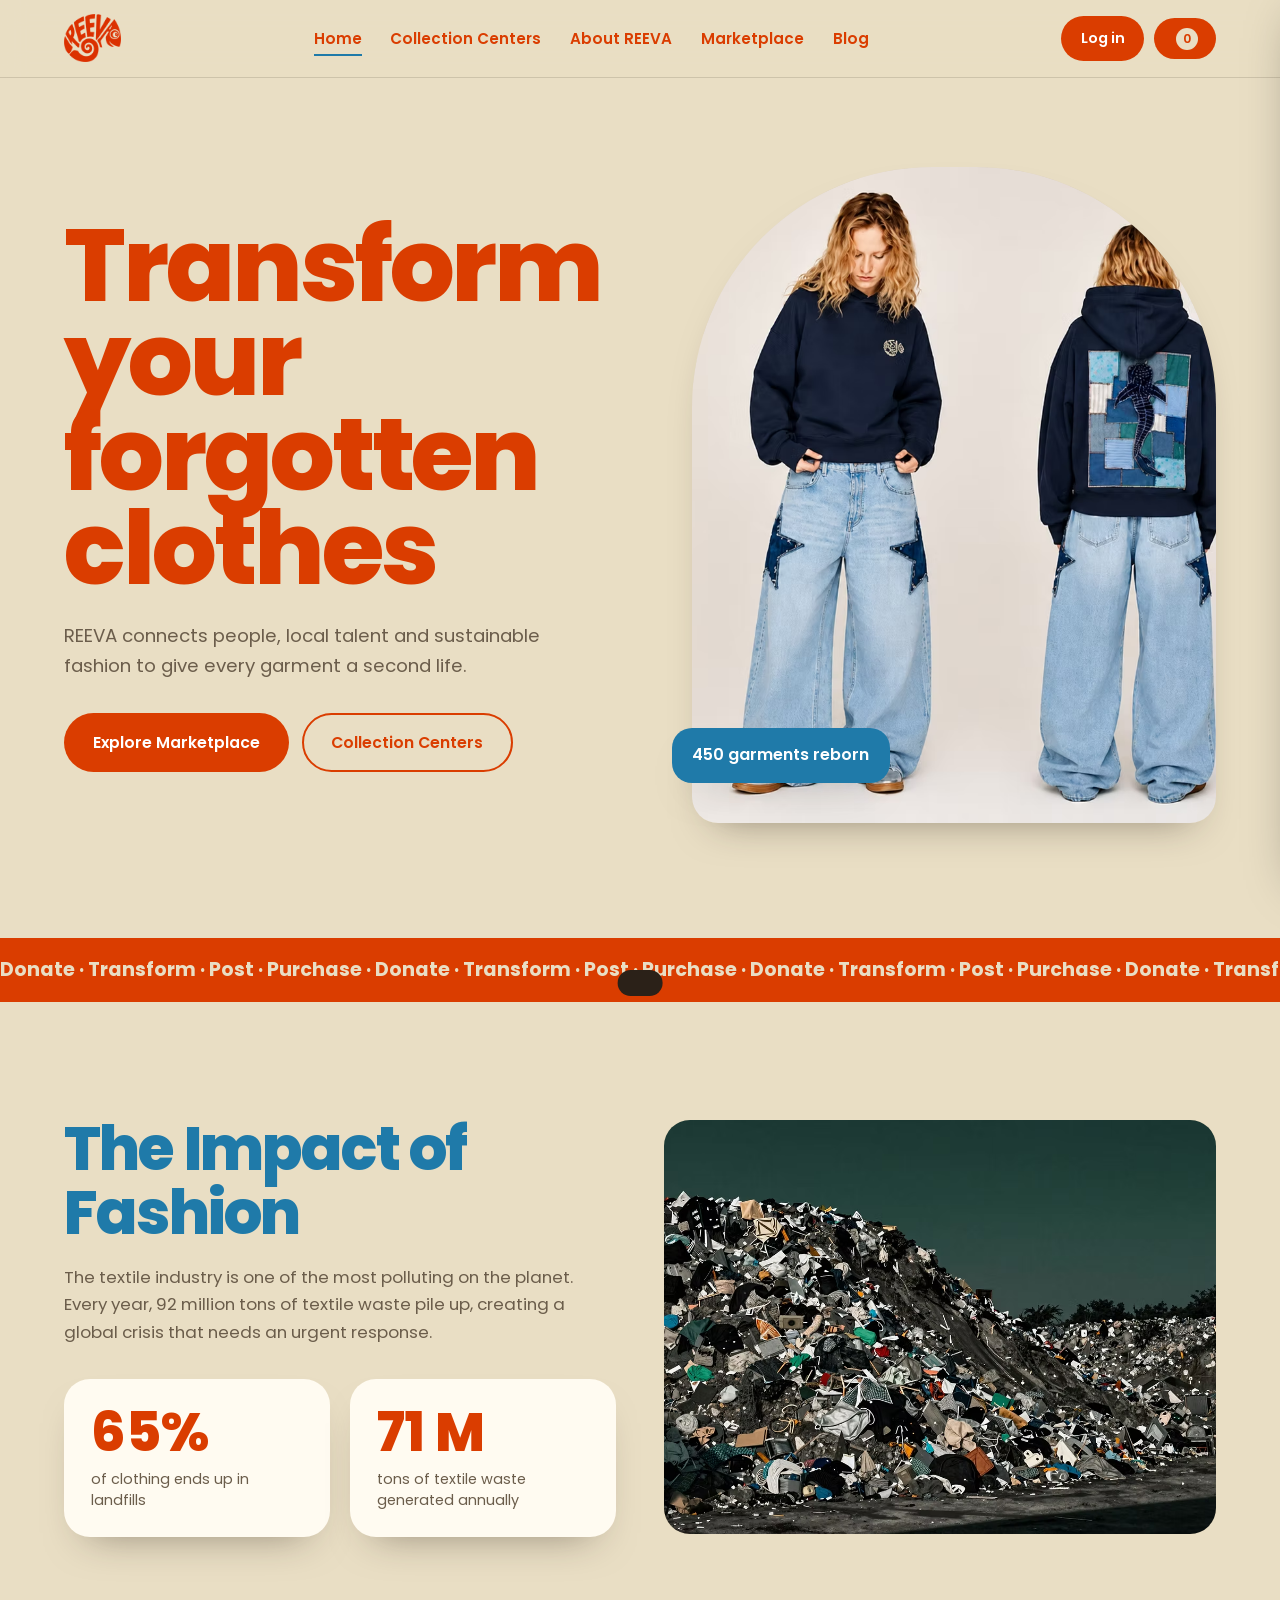
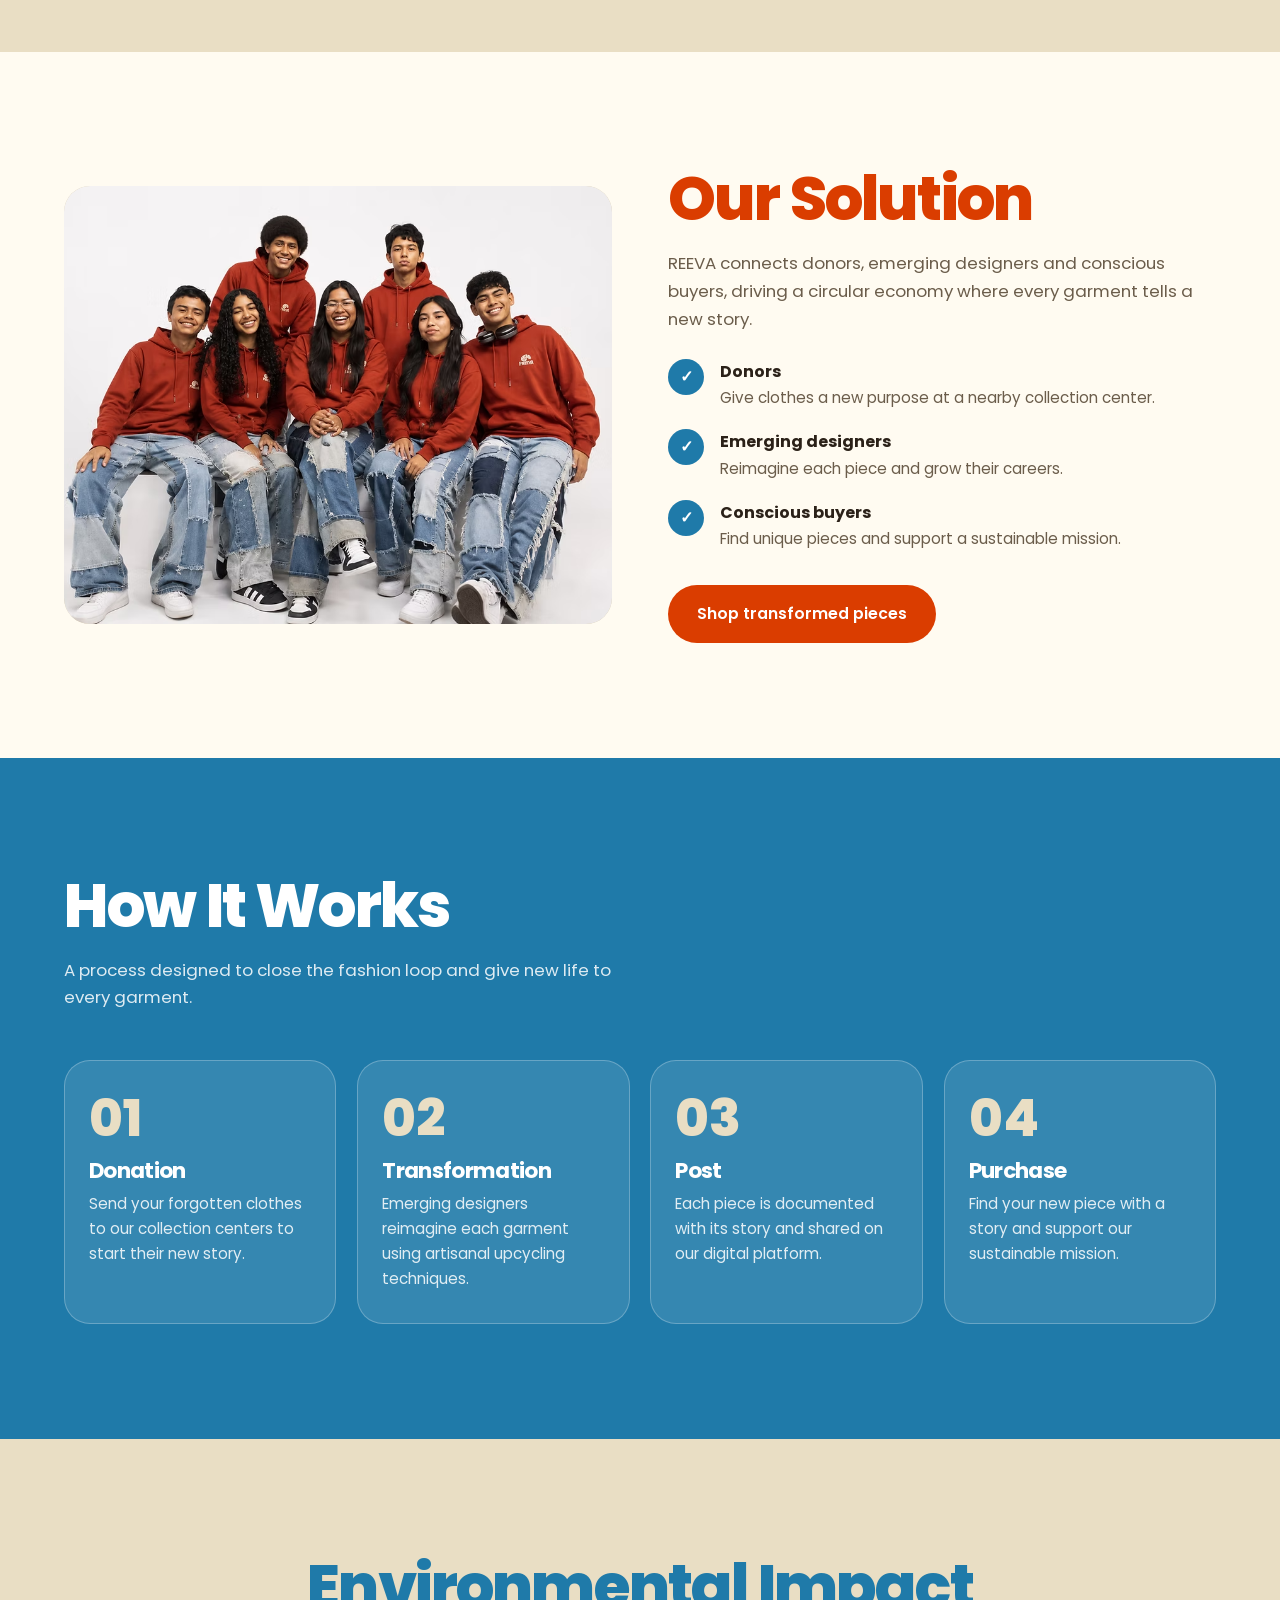
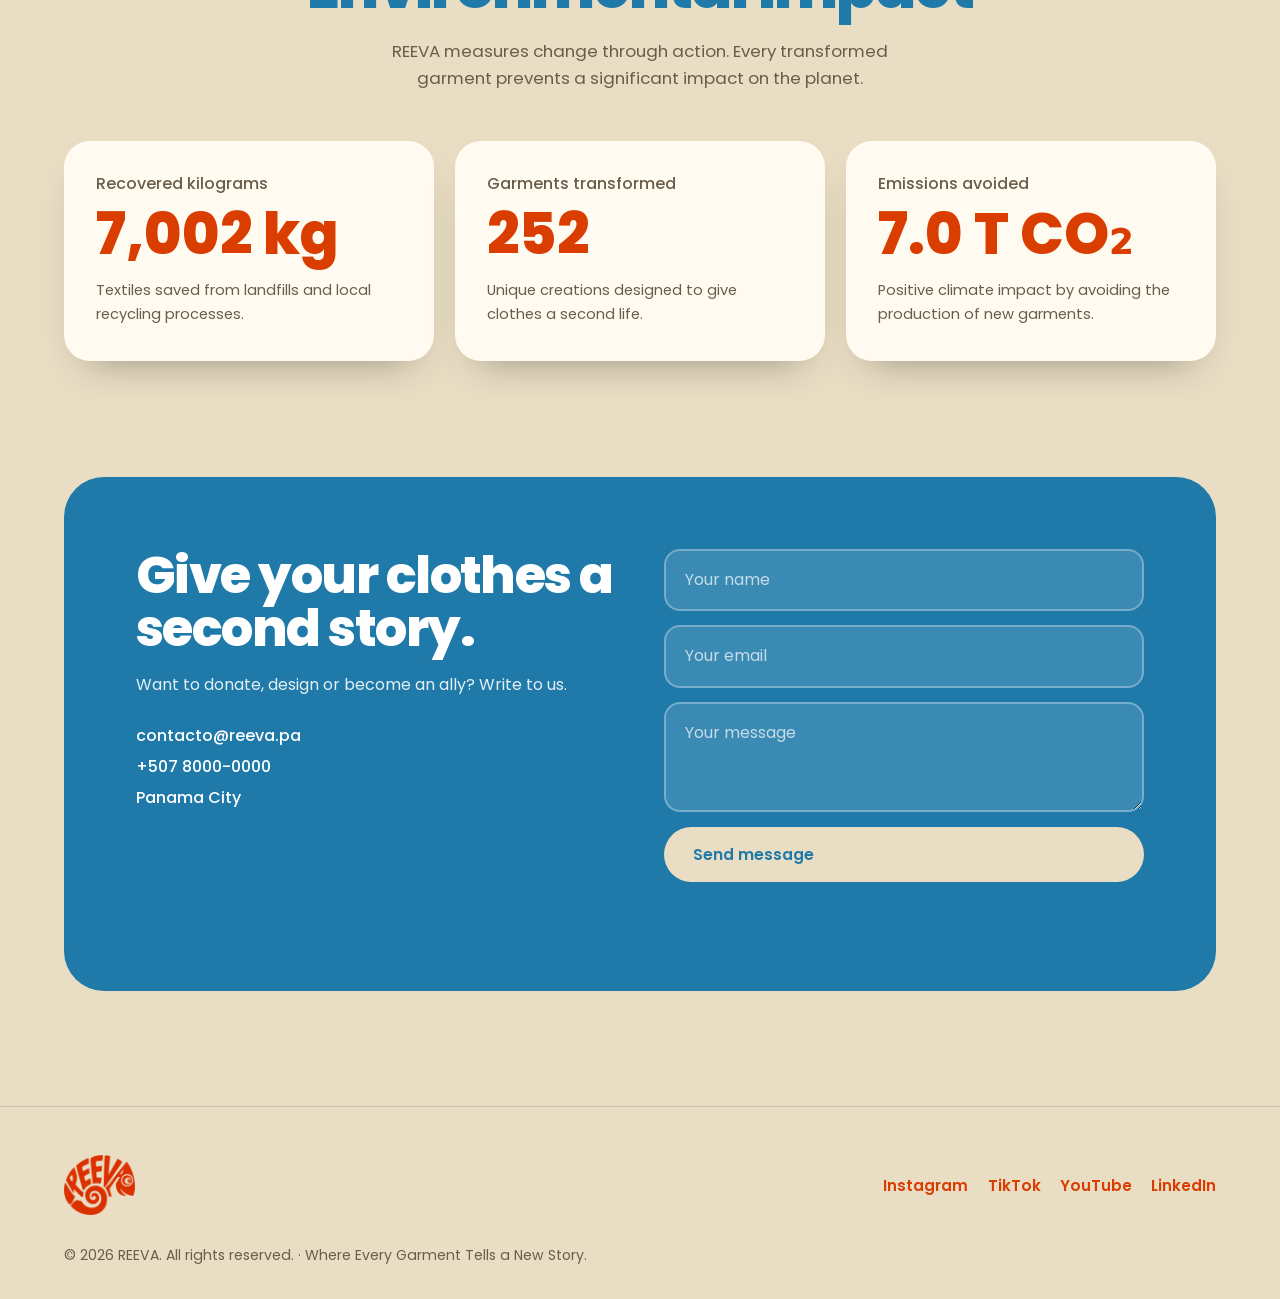
<file: Eric Alvarado REEVA/index.html>
<!DOCTYPE html>
<html lang="en">
<head>
<meta charset="UTF-8">
<meta name="viewport" content="width=device-width,initial-scale=1.0">
<title>REEVA — Where Every Garment Tells a New Story</title>
<meta name="description" content="REEVA connects people, local talent and sustainable fashion to give every garment a second life.">
<link rel="icon" href="img/reeva-logo.png">
<link rel="preconnect" href="https://fonts.googleapis.com">
<link rel="preconnect" href="https://fonts.gstatic.com" crossorigin>
<link href="https://fonts.googleapis.com/css2?family=Poppins:wght@300;400;500;600;700;800&display=swap" rel="stylesheet">
<link rel="stylesheet" href="css/global.css">
<link rel="stylesheet" href="css/navbar.css">
<link rel="stylesheet" href="css/footer.css">
<link rel="stylesheet" href="css/home.css">
<link rel="stylesheet" href="css/contact.css">
<link rel="stylesheet" href="css/cart.css">
</head>

<body data-page="home" data-root="">

<!-- NAVBAR (component) -->
<div data-component="navbar"></div>

<main>

<!-- ==================== SECTION: HERO ==================== -->
<section class="hero">
  <div class="container hero-grid">
    <div>
      <h1>Transform your forgotten clothes</h1>
      <p>REEVA connects people, local talent and sustainable fashion to give every garment a second life.</p>
      <div class="hero-actions">
        <a class="btn btn-red" href="marketplace/index.html">Explore Marketplace</a>
        <a class="btn btn-outline" href="collection-centers/index.html">Collection Centers</a>
      </div>
    </div>
    <div class="hero-visual">
      <!-- REPLACE: put your image at img/hero.avif -->
      <figure class="ph" data-label="HERO IMAGE · img/hero.avif"><img src="img/hero.avif" alt="Garment transformed by REEVA" onerror="this.remove()"></figure>
      <div class="badge">450 garments reborn</div>
    </div>
  </div>
</section>
<!-- ==================== END SECTION: HERO ==================== -->

<!-- ==================== SECTION: MARQUEE ==================== -->
<div class="marquee" aria-hidden="true">
  <div class="marquee-track">Donate · Transform · Post · Purchase · Donate · Transform · Post · Purchase · Donate · Transform · Post · Purchase · Donate · Transform · Post · Purchase ·&nbsp;</div>
</div>
<!-- ==================== END SECTION: MARQUEE ==================== -->

<!-- ==================== SECTION: FASHION IMPACT ==================== -->
<section class="fashion-impact">
  <div class="container fashion-impact-grid">
    <div class="reveal">
      <h2 class="title">The Impact of Fashion</h2>
      <p class="sub">The textile industry is one of the most polluting on the planet. Every year, 92 million tons of textile waste pile up, creating a global crisis that needs an urgent response.</p>
      <div class="stat-row">
        <div class="card"><div class="big" data-count="85" data-suffix="%">0</div><small>of clothing ends up in landfills</small></div>
        <div class="card"><div class="big" data-count="92" data-suffix=" M">0</div><small>tons of textile waste generated annually</small></div>
      </div>
    </div>
    <!-- REPLACE: img/impact.avif -->
    <figure class="ph fashion-impact-image reveal d2" data-label="IMPACT IMAGE · img/impact.avif"><img src="img/impact.avif" alt="Textile waste" onerror="this.remove()"></figure>
  </div>
</section>
<!-- ==================== END SECTION: FASHION IMPACT ==================== -->

<!-- ==================== SECTION: SOLUTION ==================== -->
<section class="solution">
  <div class="container solution-grid">
    <!-- REPLACE: img/team.avif -->
    <figure class="ph solution-image reveal" data-label="TEAM IMAGE · img/team.avif"><img src="img/team.avif" alt="REEVA team" onerror="this.remove()"></figure>
    <div class="reveal d2">
      <h2 class="title">Our Solution</h2>
      <p class="sub">REEVA connects donors, emerging designers and conscious buyers, driving a circular economy where every garment tells a new story.</p>
      <ul>
        <li><i>✓</i><div><b>Donors</b><span>Give clothes a new purpose at a nearby collection center.</span></div></li>
        <li><i>✓</i><div><b>Emerging designers</b><span>Reimagine each piece and grow their careers.</span></div></li>
        <li><i>✓</i><div><b>Conscious buyers</b><span>Find unique pieces and support a sustainable mission.</span></div></li>
      </ul>
      <a class="btn btn-red" href="marketplace/index.html">Shop transformed pieces</a>
    </div>
  </div>
</section>
<!-- ==================== END SECTION: SOLUTION ==================== -->

<!-- ==================== SECTION: HOW IT WORKS ==================== -->
<section class="how">
  <div class="container">
    <div class="reveal">
      <h2 class="title">How It Works</h2>
      <p class="sub">A process designed to close the fashion loop and give new life to every garment.</p>
    </div>
    <div class="steps-grid">
      <div class="step reveal"><div class="step-number">01</div><h3>Donation</h3><p>Send your forgotten clothes to our collection centers to start their new story.</p></div>
      <div class="step reveal d1"><div class="step-number">02</div><h3>Transformation</h3><p>Emerging designers reimagine each garment using artisanal upcycling techniques.</p></div>
      <div class="step reveal d2"><div class="step-number">03</div><h3>Post</h3><p>Each piece is documented with its story and shared on our digital platform.</p></div>
      <div class="step reveal d3"><div class="step-number">04</div><h3>Purchase</h3><p>Find your new piece with a story and support our sustainable mission.</p></div>
    </div>
  </div>
</section>
<!-- ==================== END SECTION: HOW IT WORKS ==================== -->

<!-- ==================== SECTION: ENVIRONMENTAL IMPACT ==================== -->
<section class="environmental-impact">
  <div class="container center">
    <div class="reveal">
      <h2 class="title">Environmental Impact</h2>
      <p class="sub">REEVA measures change through action. Every transformed garment prevents a significant impact on the planet.</p>
    </div>
    <div class="impact-grid">
      <div class="card reveal"><h3>Recovered kilograms</h3><div class="big" data-count="12500" data-suffix=" kg">0</div><p>Textiles saved from landfills and local recycling processes.</p></div>
      <div class="card reveal d1"><h3>Garments transformed</h3><div class="big" data-count="450" data-suffix="">0</div><p>Unique creations designed to give clothes a second life.</p></div>
      <div class="card reveal d2"><h3>Emissions avoided</h3><div class="big" data-count="12.5" data-dec="1" data-suffix=" T CO₂">0</div><p>Positive climate impact by avoiding the production of new garments.</p></div>
    </div>
  </div>
</section>
<!-- ==================== END SECTION: ENVIRONMENTAL IMPACT ==================== -->

<!-- CONTACT SECTION (component, shared by every page) -->
<div data-component="contact-section"></div>
</main>

<!-- FOOTER (component) -->
<div data-component="footer"></div>

<!-- CART DRAWER (component) -->
<div data-component="cart-drawer"></div>

<!-- TOAST (component) -->
<div data-component="toast"></div>

<script defer src="js/components.js"></script>
<script defer src="js/router.js"></script>
<script defer src="js/navbar.js"></script>
<script defer src="js/animations.js"></script>
<script defer src="js/counters.js"></script>
<script defer src="js/cart.js"></script>
<script defer src="js/contact.js"></script>
</body>
</html>
</file>
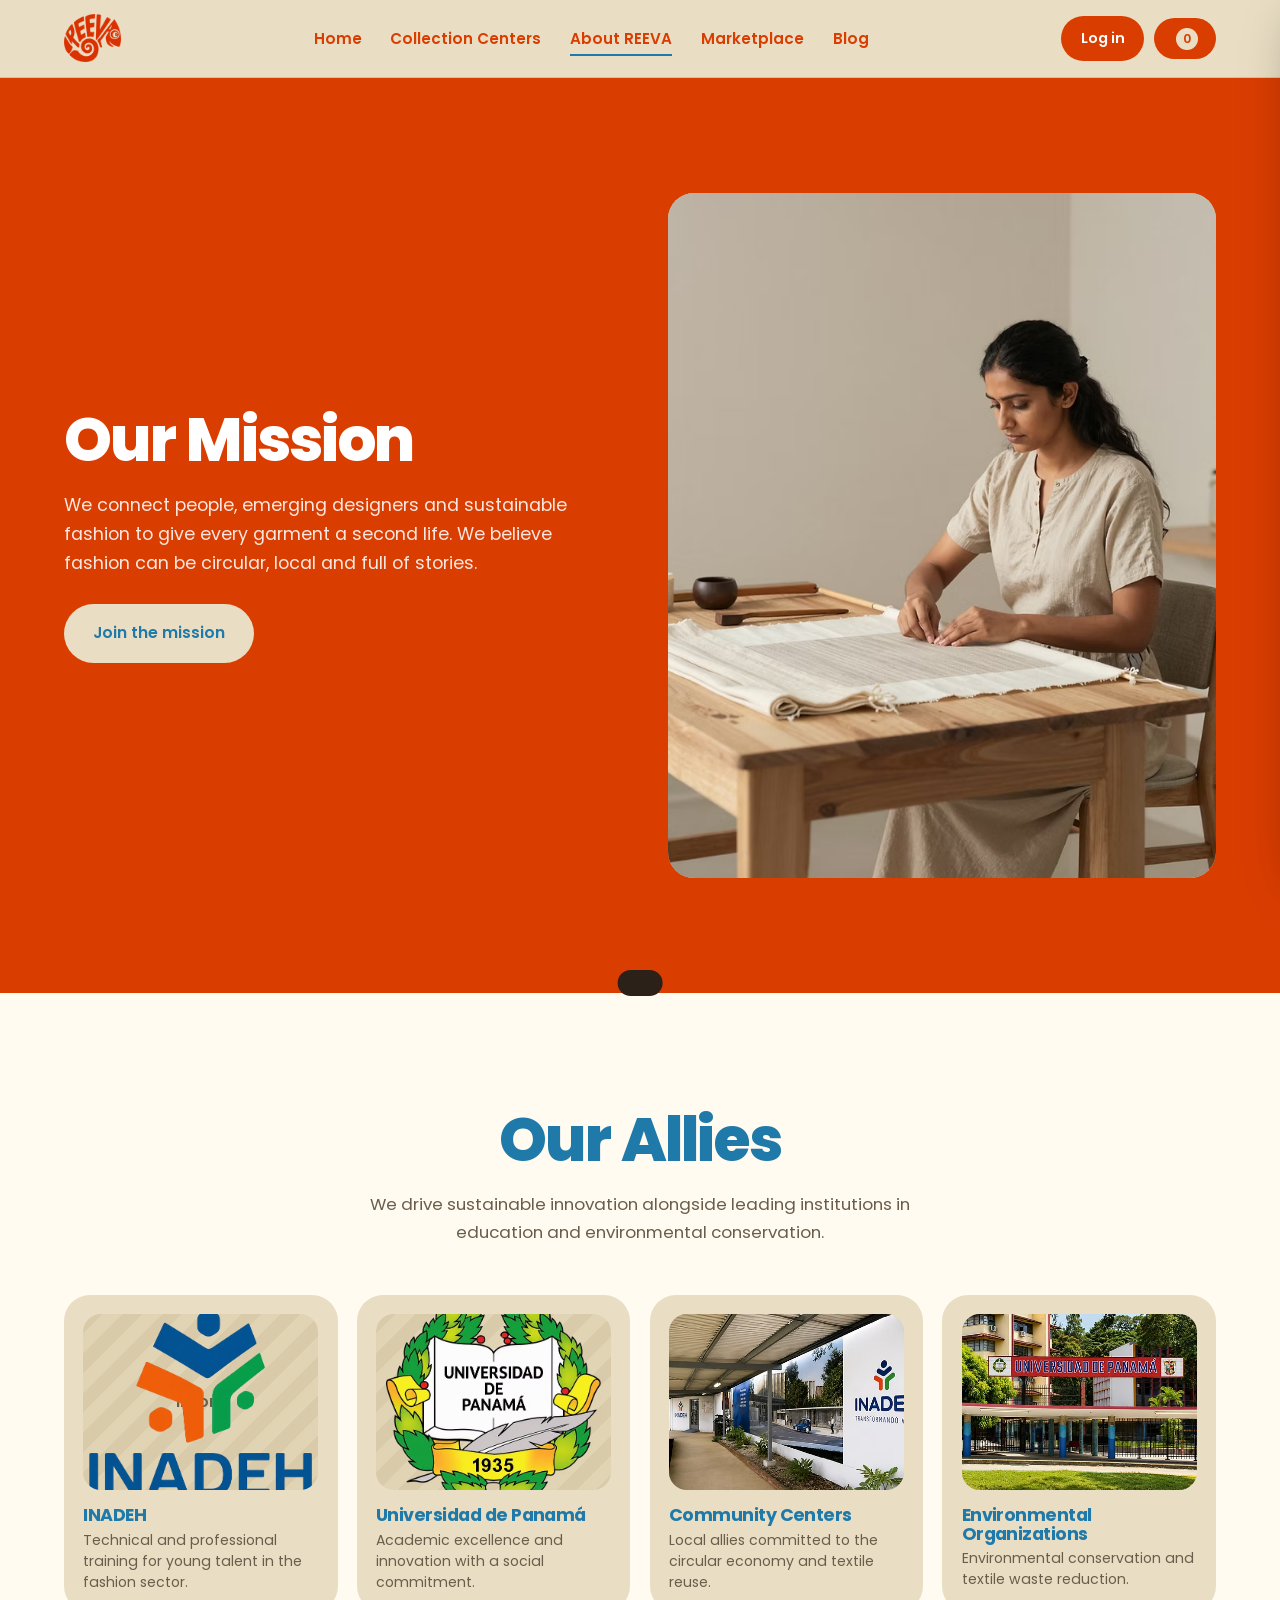
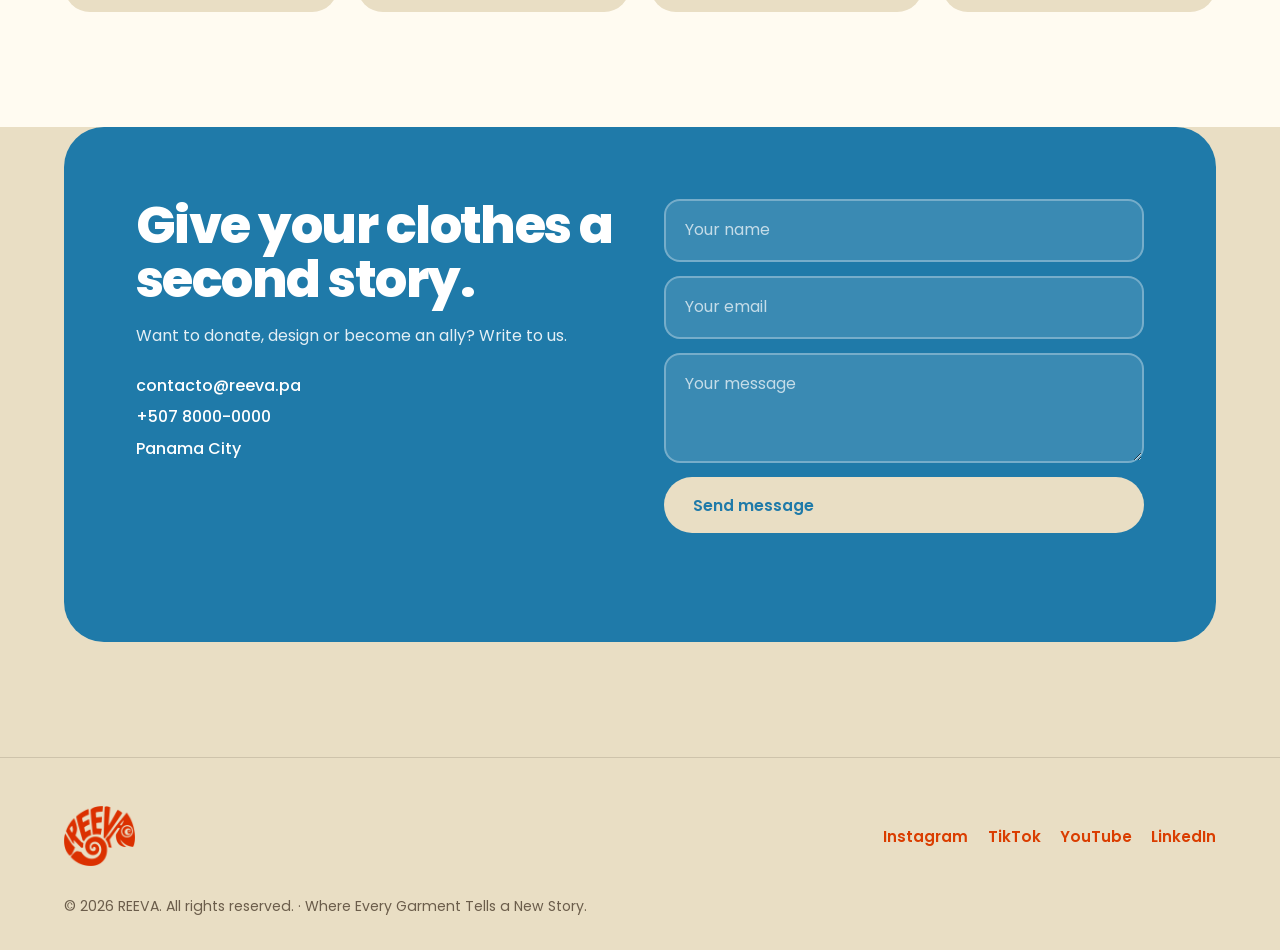
<file: Eric Alvarado REEVA/about-reeva/index.html>
<!DOCTYPE html>
<html lang="en">
<head>
  <meta charset="UTF-8">
  <meta name="viewport" content="width=device-width,initial-scale=1.0">
     <title>REEVA — About REEVA
     </title>
  <meta name="description" content="REEVA connects people, local talent and sustainable fashion to give every garment a second life.">
   <link rel="icon" href="../img/reeva-logo.png">
   <link rel="preconnect" href="https://fonts.googleapis.com">
   <link rel="preconnect" href="https://fonts.gstatic.com" crossorigin>
   <link href="https://fonts.googleapis.com/css2?family=Poppins:wght@300;400;500;600;700;800&display=swap" rel="stylesheet">
   <link rel="stylesheet" href="../css/global.css">
   <link rel="stylesheet" href="../css/navbar.css">
   <link rel="stylesheet" href="../css/footer.css">
   <link rel="stylesheet" href="../css/about-reeva.css">
   <link rel="stylesheet" href="../css/contact.css">
   <link rel="stylesheet" href="../css/cart.css">
</head>

<body data-page="about-reeva" data-root="../">
   <div data-component="navbar"> 
   </div>
<main>
  <section class="mission">
   <div class="container mission-grid">
    <div class="reveal">
      <h2 class="title">Our Mission
      </h2>
      <p>We connect people, emerging designers and sustainable fashion to give every garment a second life. We believe fashion can be circular, local and full of stories.
      </p>
      <a class="btn btn-light" href="#contact">Join the mission
      </a>
     </div>
    
     <figure class="ph mission-image reveal d2" data-label="MISSION IMAGE · img/mission.avif"><img src="../img/mission.avif" alt="Our mission" onerror="this.remove()"></figure>
    </div>
  </section>

 <section class="allies">
    <div class="container">
      <div class="center reveal">
       <h2 class="title">Our Allies</h2>
       <p class="sub">We drive sustainable innovation alongside leading institutions in education and environmental conservation.</p>
      </div>
     <div class="allies-grid">
       <article class="ally reveal">
        <div class="ally-media">
          <figure class="ph" data-label="INADEH"><img src="../img/ally1-logo.avif" alt="INADEH building" onerror="this.remove()"></figure>
      </div>
      <h3>INADEH</h3><p>Technical and professional training for young talent in the fashion sector.</p>
      </article>
      <article class="ally reveal d1">
        <div class="ally-media">
          <figure class="ph" data-label="University"><img src="../img/ally2-logo.avif" alt="Universidad de Panamá campus" onerror="this.remove()"></figure>
        </div>
        <h3>Universidad de Panamá</h3><p>Academic excellence and innovation with a social commitment.</p>
      </article>
      <article class="ally reveal d2">
        <div class="ally-media">
          <figure class="ph" data-label="COMMUNITY"><img src="../img/ally1.avif" alt="Community centers" onerror="this.remove()"></figure>
        </div>
        <h3>Community Centers</h3><p>Local allies committed to the circular economy and textile reuse.</p>
      </article>
      <article class="ally reveal d3">
        <div class="ally-media">
          <figure class="ph" data-label="ENVIRONMENTAL"><img src="../img/ally2.avif" alt="Environmental organizations" onerror="this.remove()"></figure>
        </div>
        <h3>Environmental Organizations</h3><p>Environmental conservation and textile waste reduction.</p>
      </article>
     </div>
    </div>
  </section>

 <div data-component="contact-section">
 </div>

</main>

<div data-component="footer"></div>

<div data-component="cart-drawer"></div>

<div data-component="toast"></div>

<script defer src="../js/components.js"></script>
<script defer src="../js/router.js"></script>
<script defer src="../js/navbar.js"></script>
<script defer src="../js/animations.js"></script>
<script defer src="../js/cart.js"></script>
<script defer src="../js/contact.js"></script>
</body>
</html>
</file>
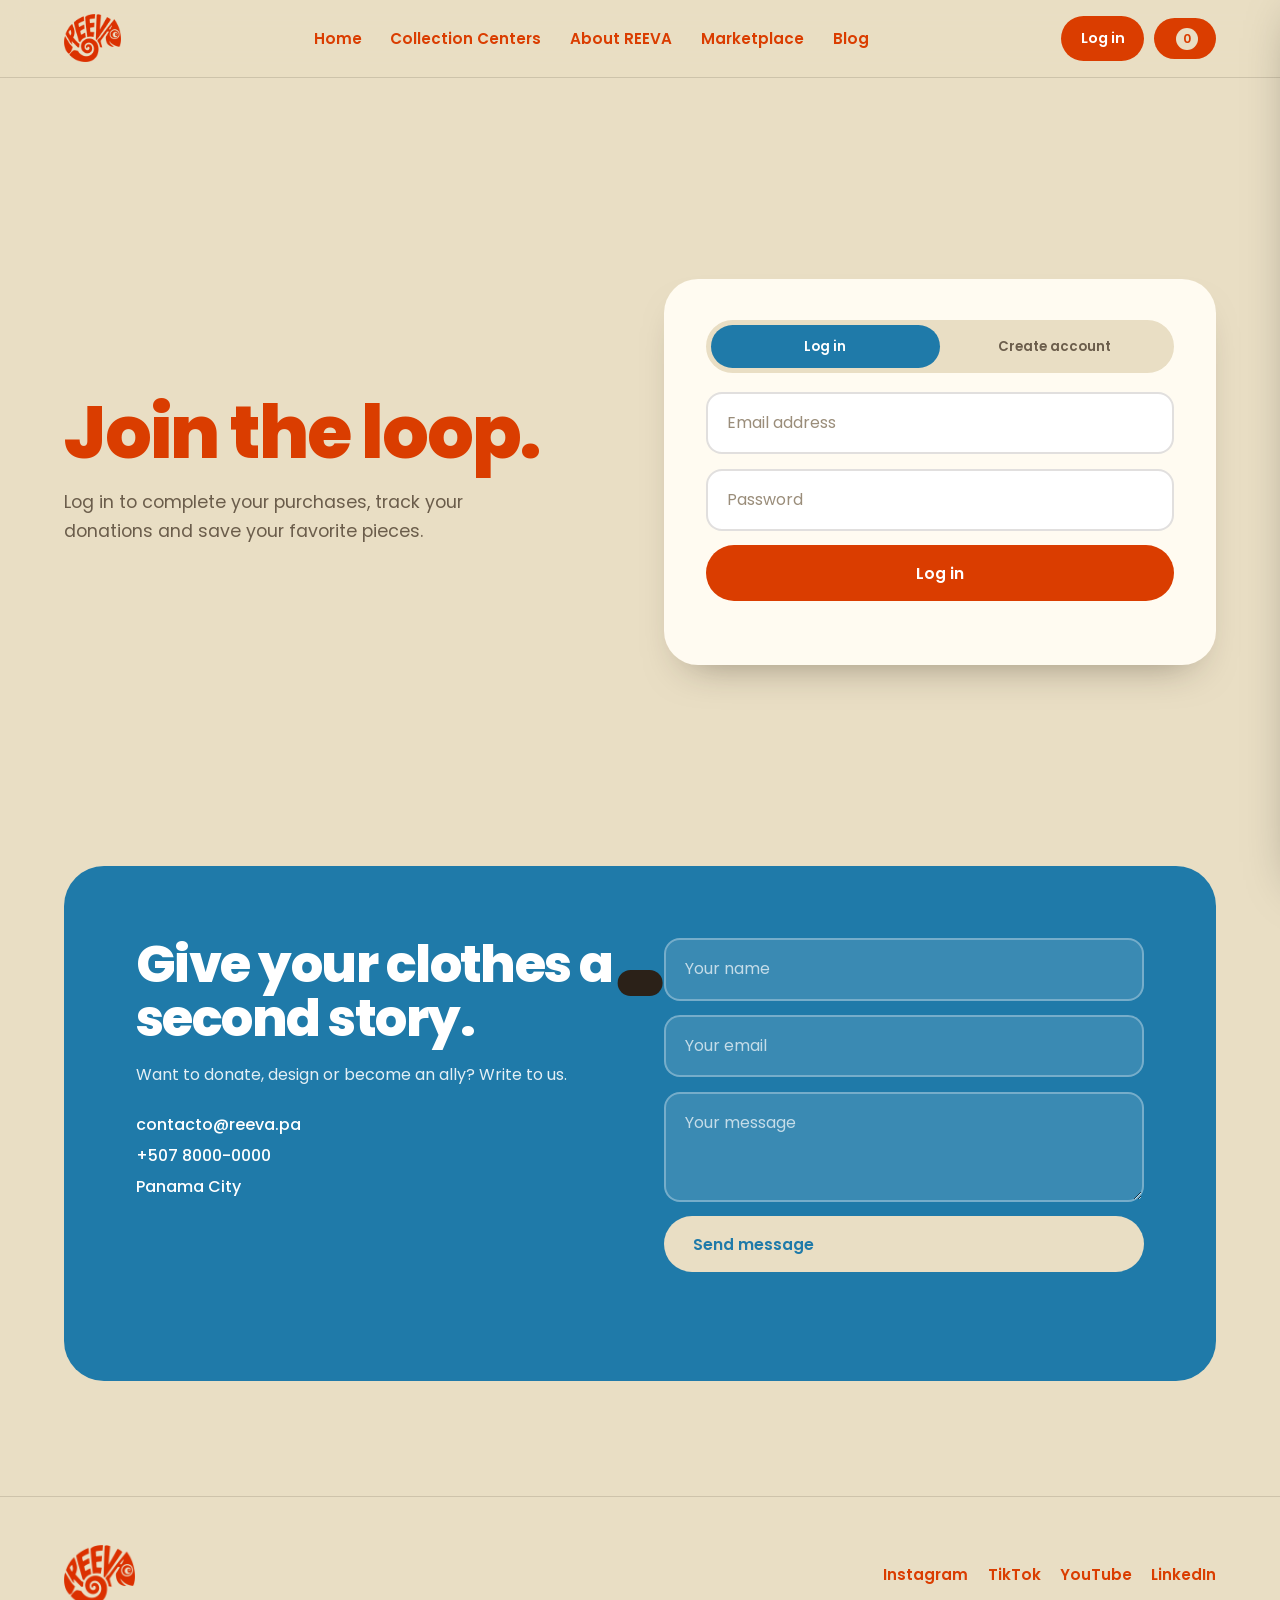
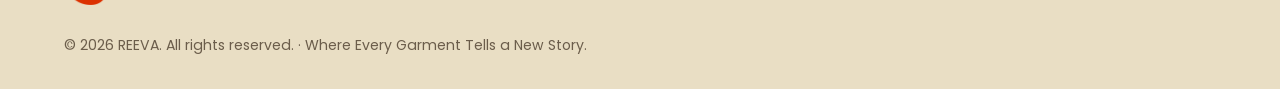
<file: Eric Alvarado REEVA/account/index.html>
<!DOCTYPE html>
<html lang="en">
<head>
<meta charset="UTF-8">
<meta name="viewport" content="width=device-width,initial-scale=1.0">
<title>REEVA — My Account</title>
<meta name="description" content="REEVA connects people, local talent and sustainable fashion to give every garment a second life.">
<link rel="icon" href="../img/reeva-logo.png">
<link rel="preconnect" href="https://fonts.googleapis.com">
<link rel="preconnect" href="https://fonts.gstatic.com" crossorigin>
<link href="https://fonts.googleapis.com/css2?family=Poppins:wght@300;400;500;600;700;800&display=swap" rel="stylesheet">
<link rel="stylesheet" href="../css/global.css">
<link rel="stylesheet" href="../css/navbar.css">
<link rel="stylesheet" href="../css/footer.css">
<link rel="stylesheet" href="../css/account.css">
<link rel="stylesheet" href="../css/contact.css">
<link rel="stylesheet" href="../css/cart.css">
</head>

<body data-page="account" data-root="../">

<div data-component="navbar"></div>

<main>

<section class="my-account">
  <div class="container auth">
    <div class="auth-side">
      <h2>Join the loop.</h2>
      <p>Log in to complete your purchases, track your donations and save your favorite pieces.</p>
    </div>
    <div class="auth-card">
      <div id="authGuest">
        <div class="tabs">
          <button type="button" class="tab on" data-tab="in">Log in</button>
          <button type="button" class="tab" data-tab="up">Create account</button>
        </div>
        <form id="loginForm" novalidate>
          <input type="email" name="email" placeholder="Email address" autocomplete="email" aria-label="Email">
          <input type="password" name="password" placeholder="Password" autocomplete="current-password" aria-label="Password">
          <button class="btn btn-red btn-center" type="submit">Log in</button>
        </form>
        <form id="signupForm" novalidate hidden>
          <input type="text" name="name" placeholder="Your name" autocomplete="name" aria-label="Name">
          <input type="email" name="email" placeholder="Email address" autocomplete="email" aria-label="Email">
          <input type="password" name="password" placeholder="Password (at least 6 characters)" autocomplete="new-password" aria-label="Password">
          <button class="btn btn-red btn-center" type="submit">Create account</button>
        </form>
        <p class="auth-message" id="authMessage" role="status"></p>
      </div>
      <div class="auth-user" id="authUser" hidden>
        <h3>Hello, <span id="userName"></span></h3>
        <p id="userEmail"></p>
        <a class="btn btn-red btn-center" href="../marketplace/index.html">Go to Marketplace</a>
        <button type="button" class="btn btn-outline btn-center" id="logoutButton">Log out</button>
      </div>
    </div>
  </div>
</section>

<div data-component="contact-section"></div>
</main>

<div data-component="footer"></div>

<div data-component="cart-drawer"></div>

<div data-component="toast"></div>

<script defer src="../js/components.js"></script>
<script defer src="../js/router.js"></script>
<script defer src="../js/navbar.js"></script>
<script defer src="../js/animations.js"></script>
<script defer src="../js/cart.js"></script>
<script defer src="../js/auth.js"></script>
<script defer src="../js/contact.js"></script>
</body>
</html>
</file>
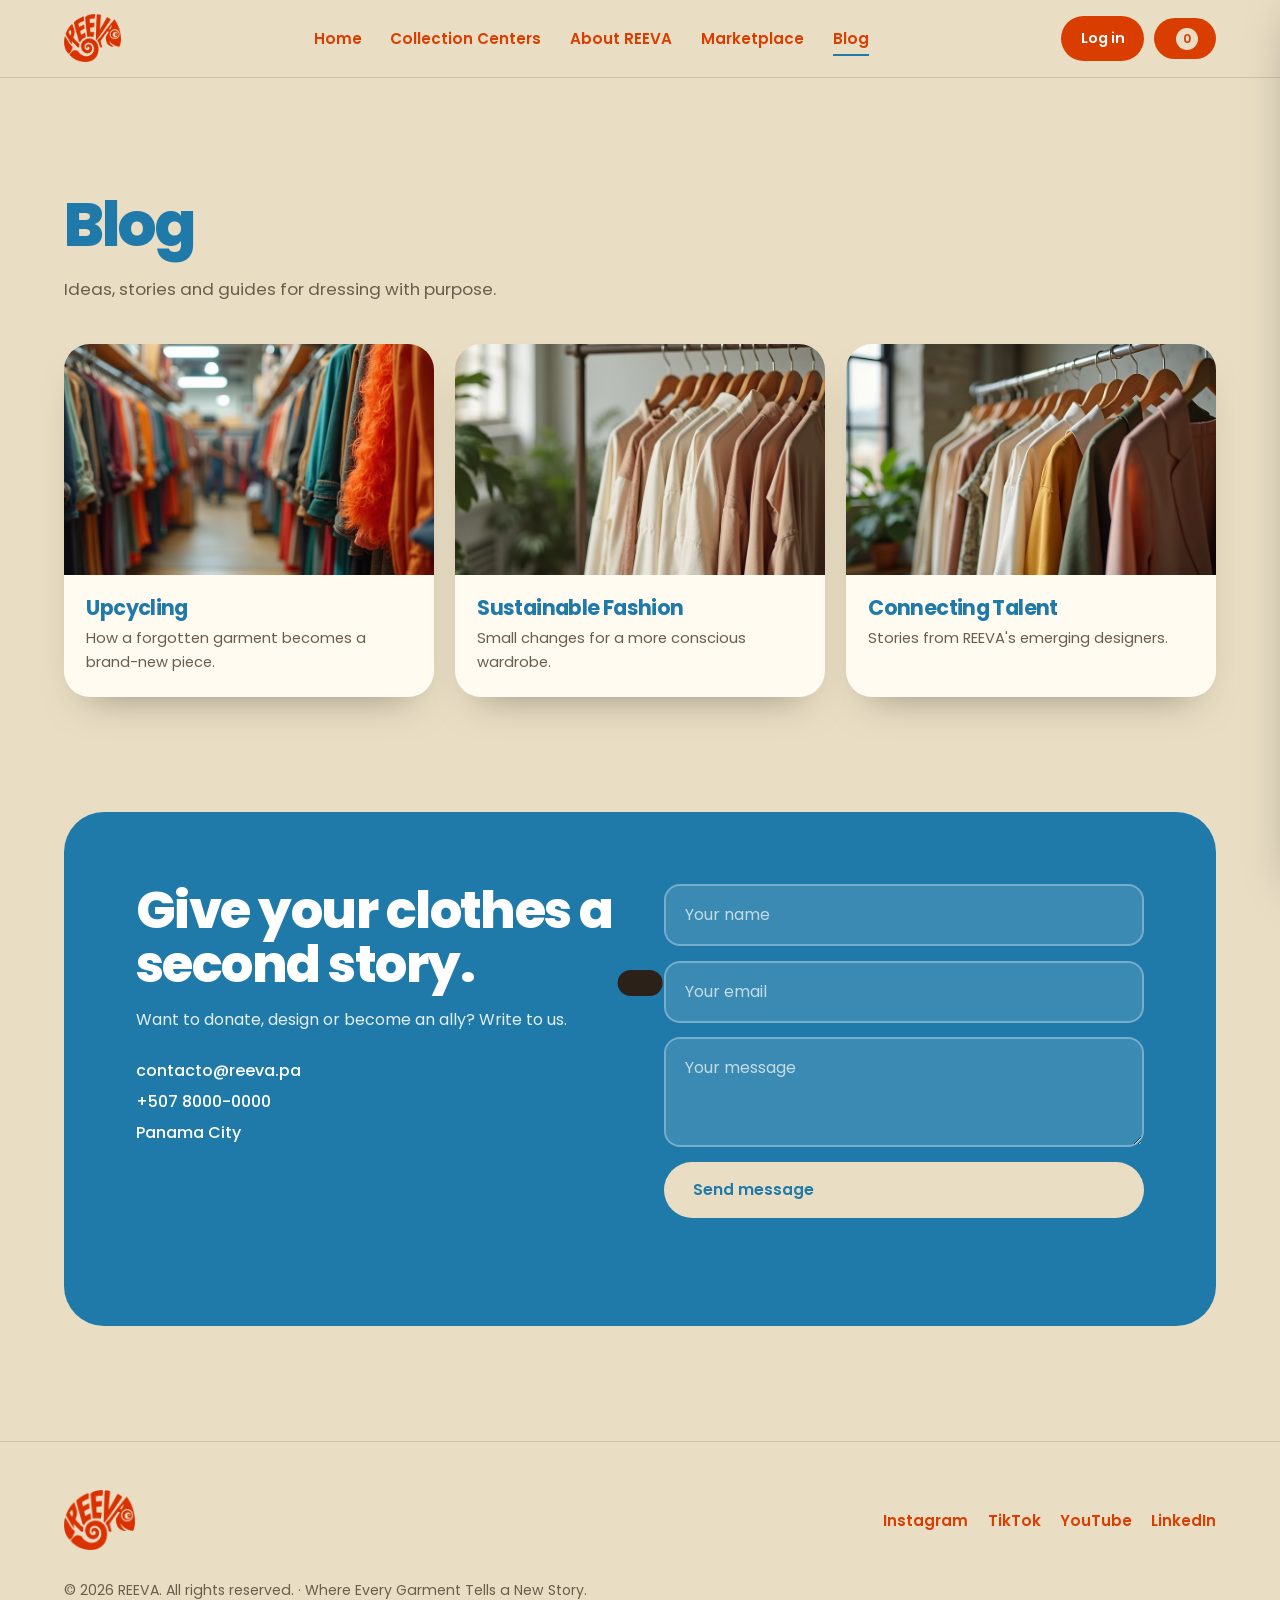
<file: Eric Alvarado REEVA/blog/index.html>
<!DOCTYPE html>
<html lang="en">
<head>
<meta charset="UTF-8">
<meta name="viewport" content="width=device-width,initial-scale=1.0">
<title>REEVA — Blog</title>
<meta name="description" content="REEVA connects people, local talent and sustainable fashion to give every garment a second life.">
<link rel="icon" href="../img/reeva-logo.png">
<link rel="preconnect" href="https://fonts.googleapis.com">
<link rel="preconnect" href="https://fonts.gstatic.com" crossorigin>
<link href="https://fonts.googleapis.com/css2?family=Poppins:wght@300;400;500;600;700;800&display=swap" rel="stylesheet">
<link rel="stylesheet" href="../css/global.css">
<link rel="stylesheet" href="../css/navbar.css">
<link rel="stylesheet" href="../css/footer.css">
<link rel="stylesheet" href="../css/blog.css">
<link rel="stylesheet" href="../css/contact.css">
<link rel="stylesheet" href="../css/cart.css">
</head>

<body data-page="blog" data-root="../">

<div data-component="navbar"></div>

<main>

<section class="blog">
  <div class="container">
    <div class="reveal">
      <h2 class="title">Blog</h2>
      <p class="sub">Ideas, stories and guides for dressing with purpose.</p>
    </div>
    <div class="blogs">
      <article class="post reveal"><figure class="ph" data-label="BLOG 1 · blog1.jpg"><img src="../img/blog1.avif" alt="Upcycling" onerror="this.remove()"></figure><div class="post-body"><h3>Upcycling</h3><p>How a forgotten garment becomes a brand-new piece.</p></div></article>
      <article class="post reveal d1"><figure class="ph" data-label="BLOG 2 · blog2.jpg"><img src="../img/blog2.avif" alt="Sustainable fashion" onerror="this.remove()"></figure><div class="post-body"><h3>Sustainable Fashion</h3><p>Small changes for a more conscious wardrobe.</p></div></article>
      <article class="post reveal d2"><figure class="ph" data-label="BLOG 3 · blog3.jpg"><img src="../img/blog3.avif" alt="Connecting talent" onerror="this.remove()"></figure><div class="post-body"><h3>Connecting Talent</h3><p>Stories from REEVA's emerging designers.</p></div></article>
    </div>
  </div>
</section>

<div data-component="contact-section"></div>
</main>

<div data-component="footer"></div>

<div data-component="cart-drawer"></div>

<div data-component="toast"></div>

<script defer src="../js/components.js"></script>
<script defer src="../js/router.js"></script>
<script defer src="../js/navbar.js"></script>
<script defer src="../js/animations.js"></script>
<script defer src="../js/cart.js"></script>
<script defer src="../js/contact.js"></script>
</body>
</html>
</file>
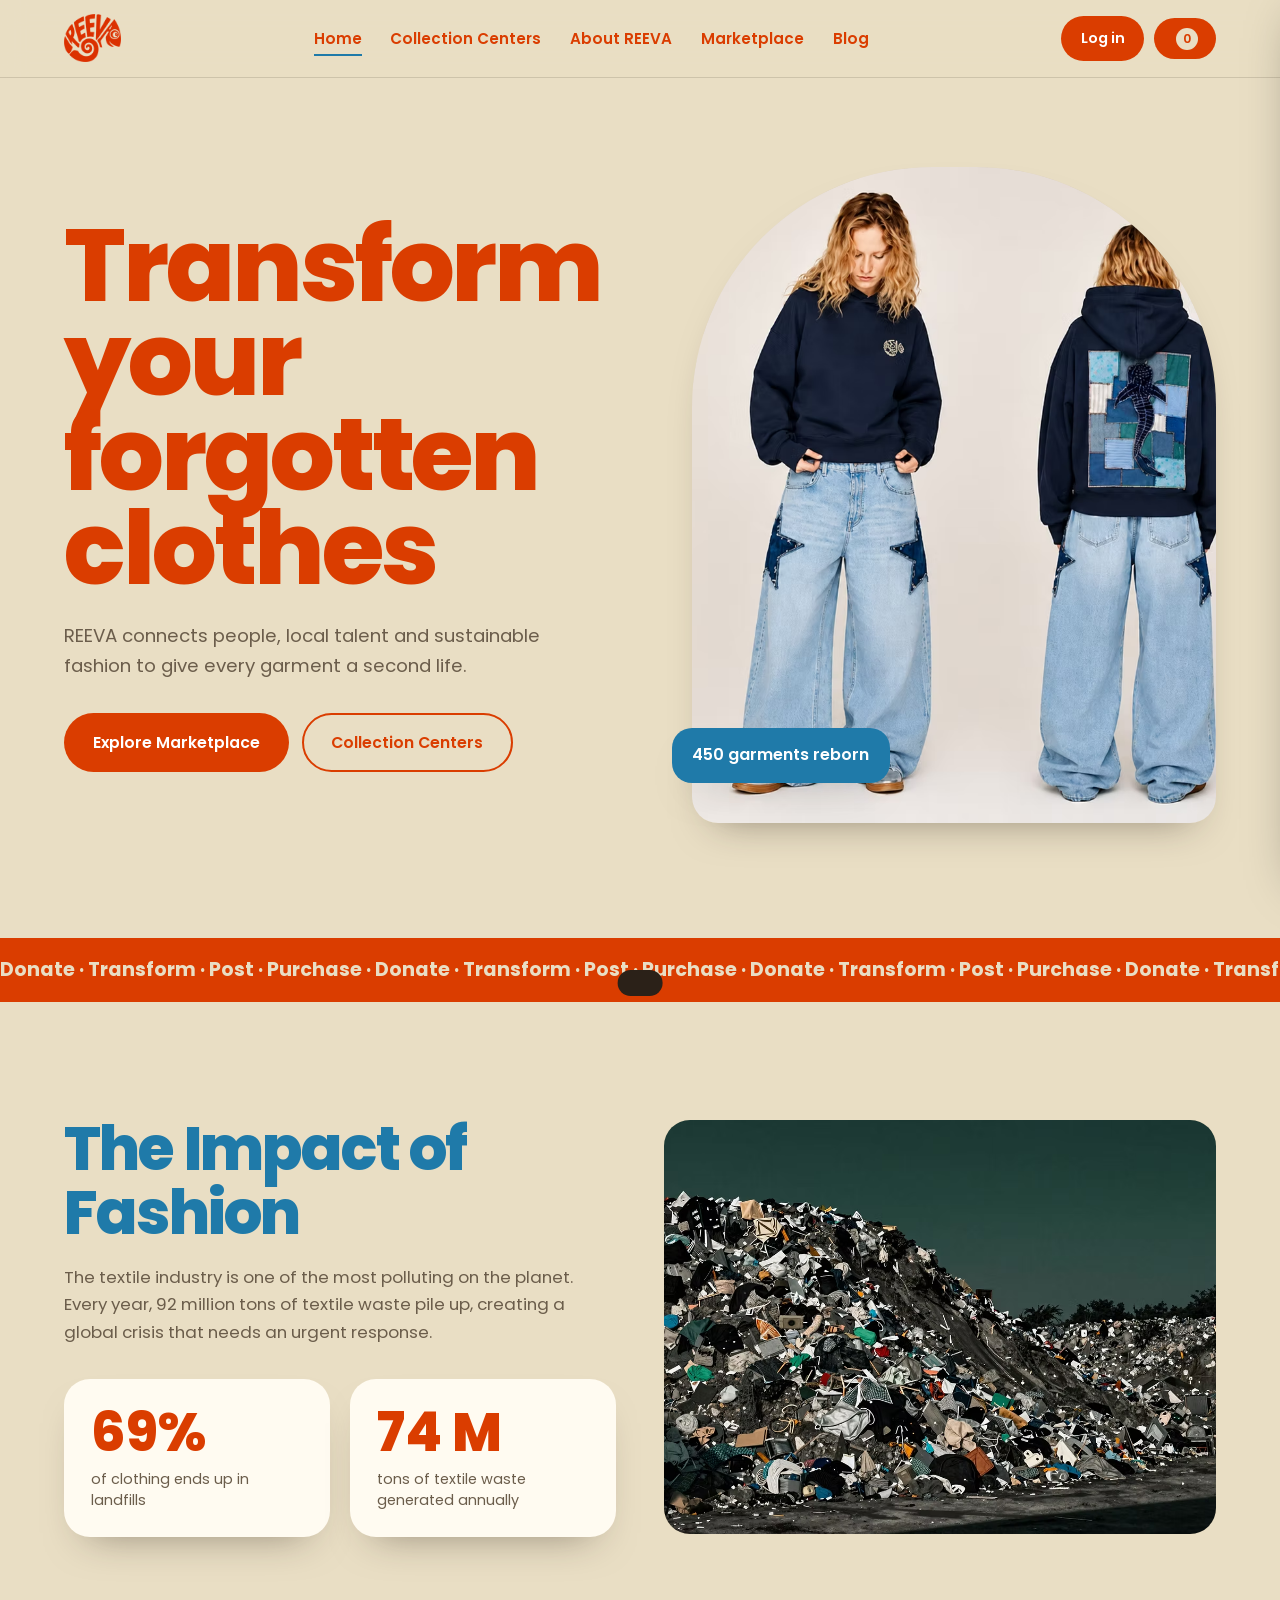
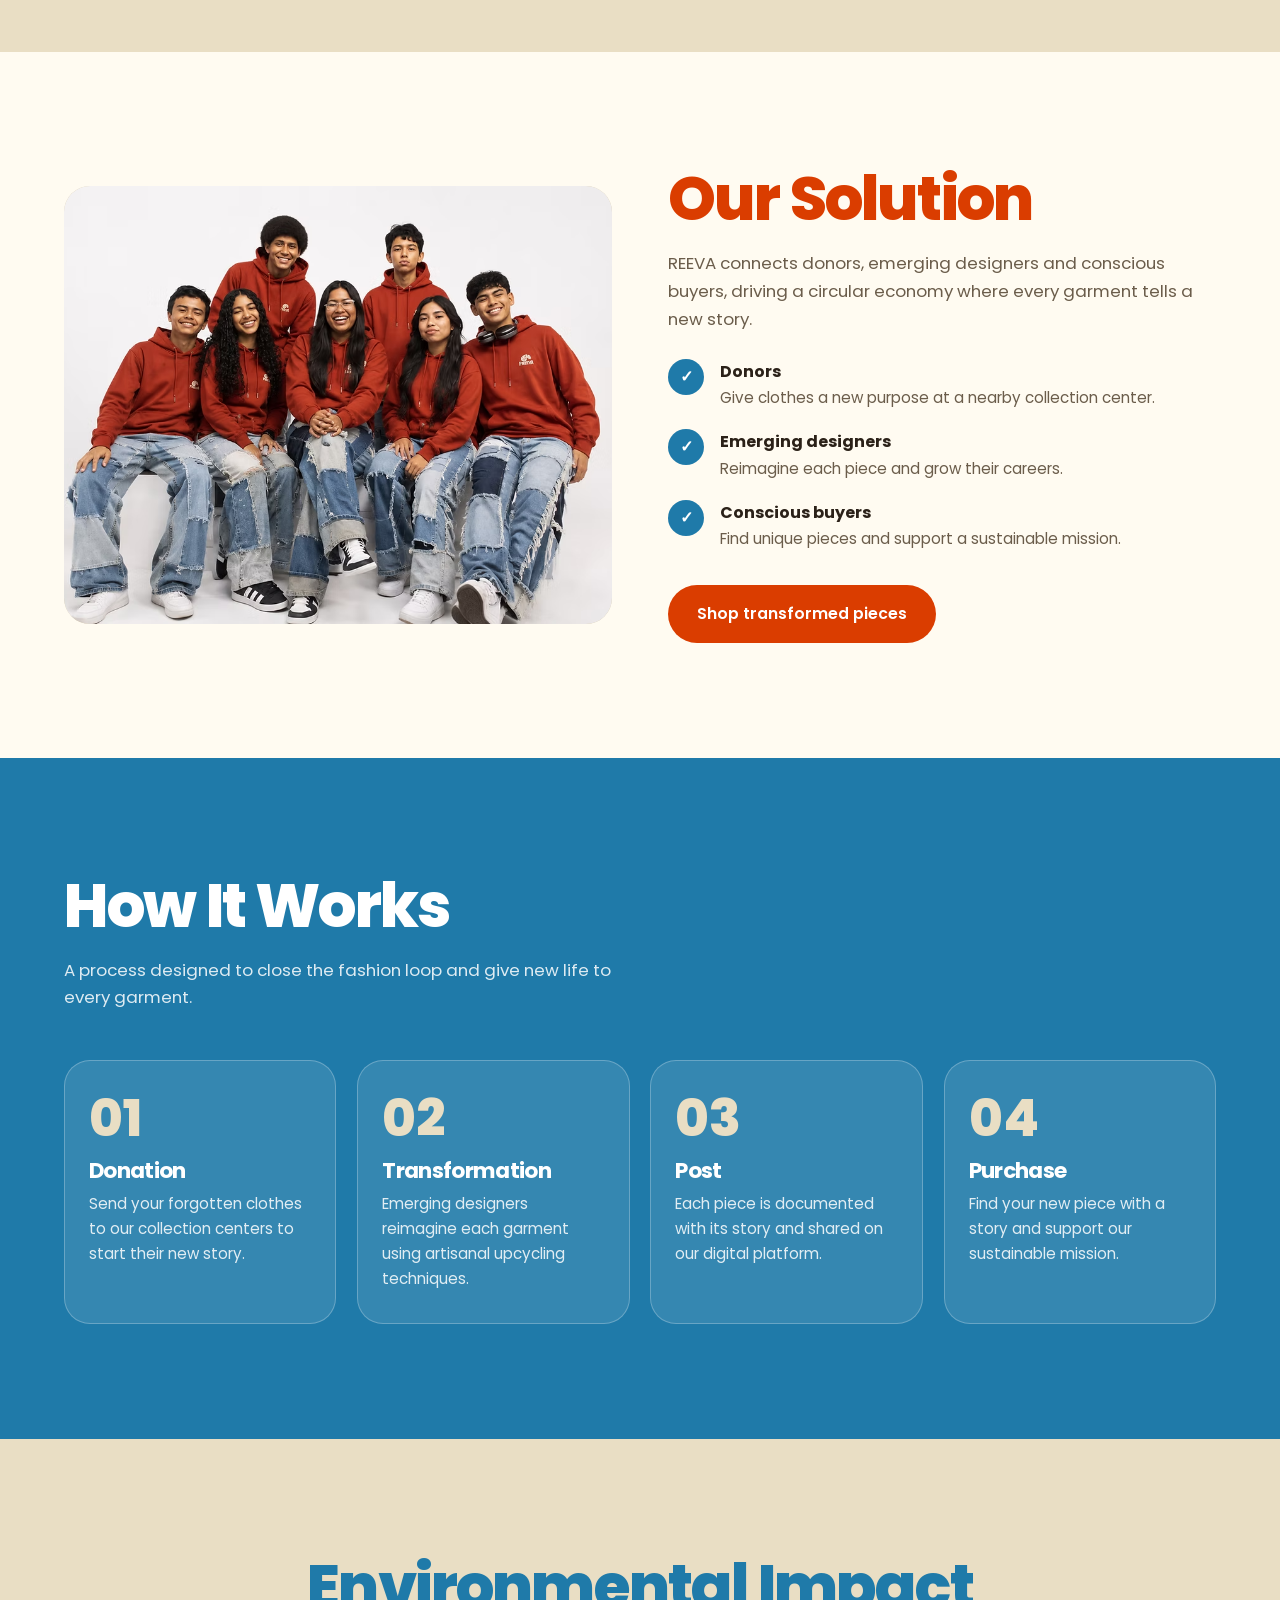
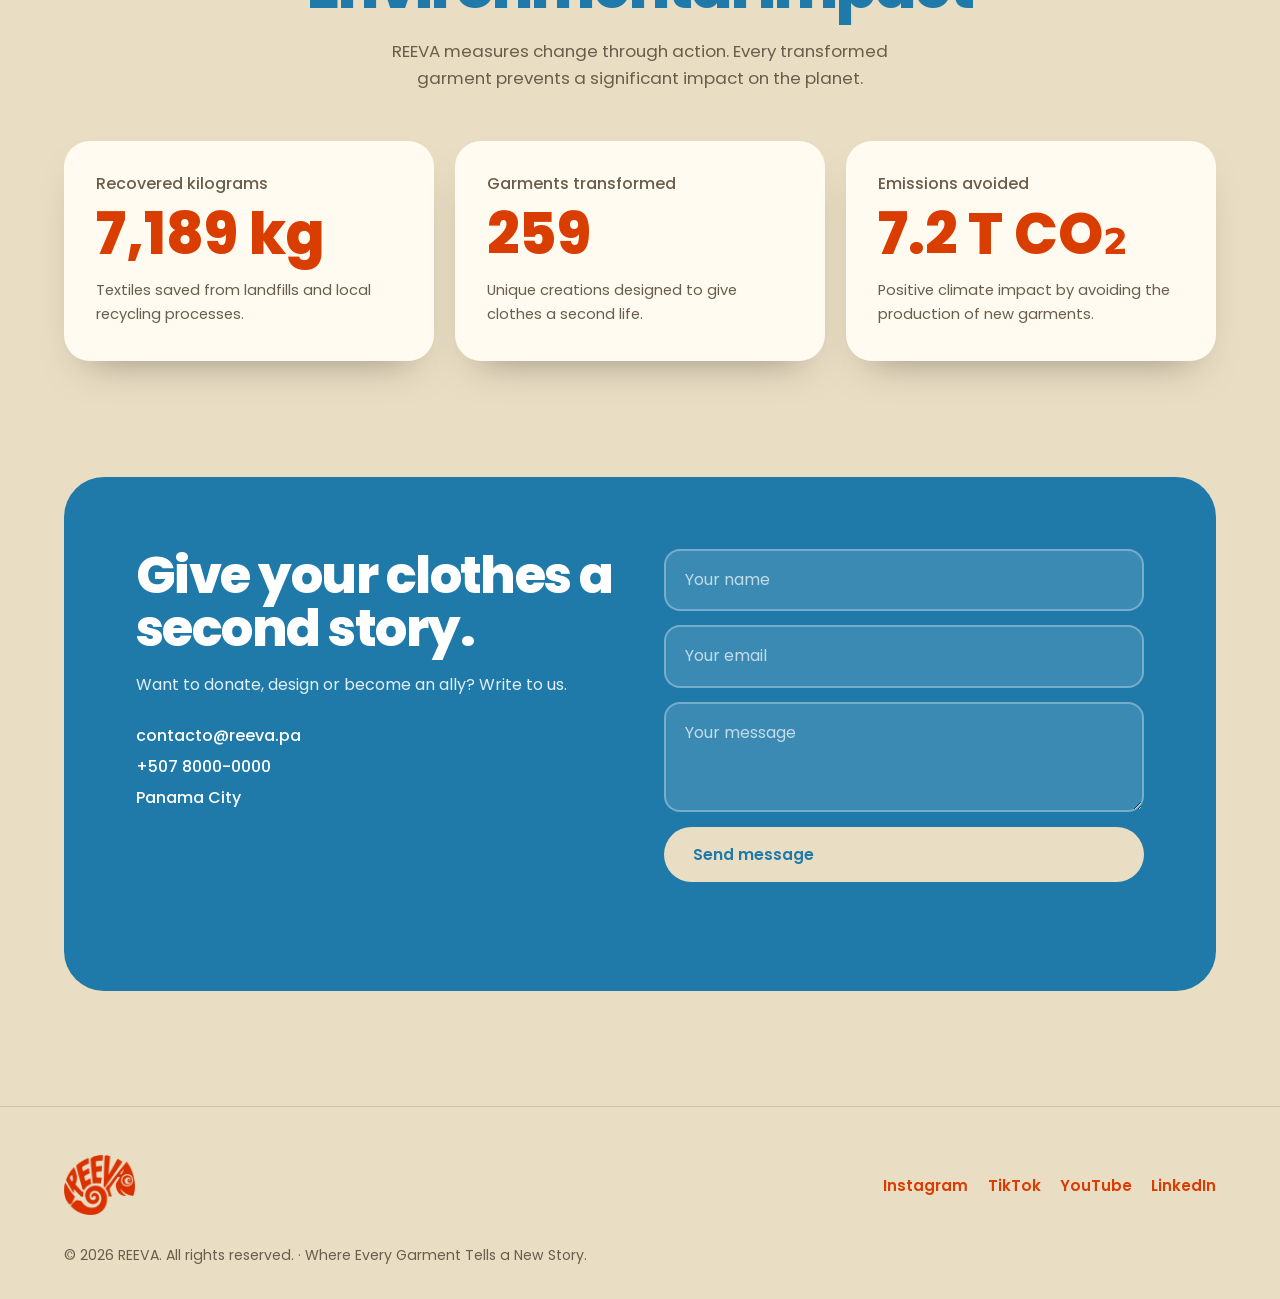
<file: Eric Alvarado REEVA/home/index.html>
<!DOCTYPE html>
<html lang="en">
<head>
<meta charset="UTF-8">
<title>REEVA — Home</title>
<meta http-equiv="refresh" content="0; url=../index.html">
<script>location.replace('../index.html');</script>
</head>
<body>
<p>Redirecting to <a href="../index.html">REEVA home</a>…</p>
</body>
</html>
</file>
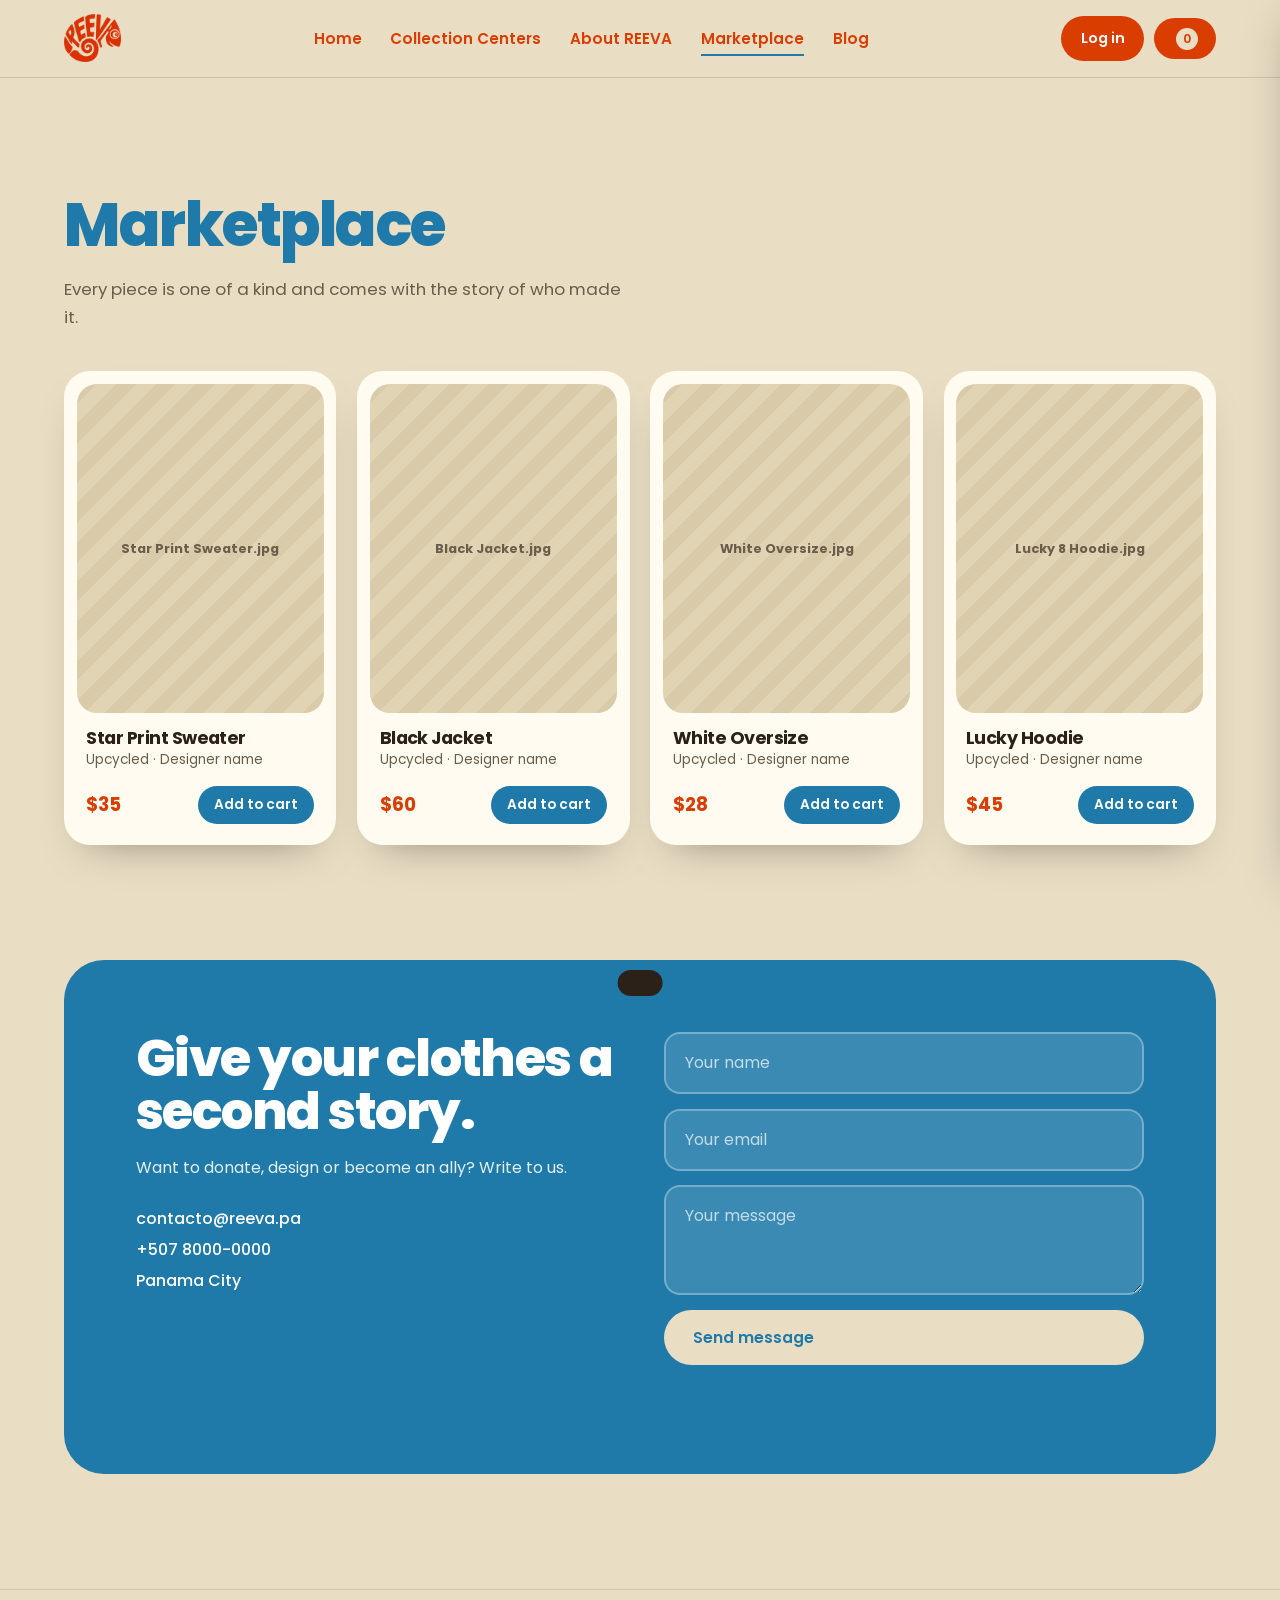
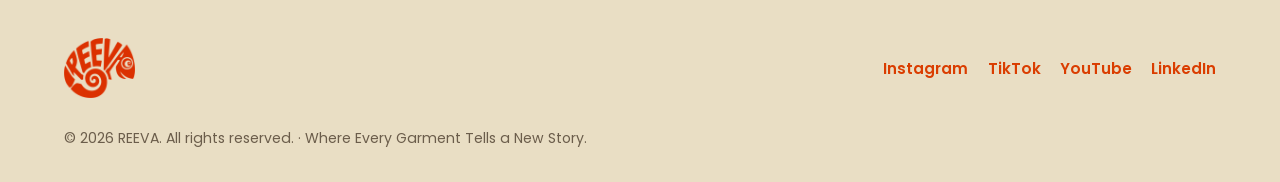
<file: Eric Alvarado REEVA/marketplace/index.html>
<!DOCTYPE html>
<html lang="en">
<head>
 <meta charset="UTF-8">
 <meta name="viewport" content="width=device-width,initial-scale=1.0">
   <title>REEVA — Marketplace</title>
 <meta name="description" content="REEVA connects people, local talent and sustainable fashion to give every garment a second life.">
   <link rel="icon" href="../img/reeva-logo.png">
   <link rel="preconnect" href="https://fonts.googleapis.com">
   <link rel="preconnect" href="https://fonts.gstatic.com" crossorigin>
   <link href="https://fonts.googleapis.com/css2?family=Poppins:wght@300;400;500;600;700;800&display=swap" rel="stylesheet">
   <link rel="stylesheet" href="../css/global.css">
   <link rel="stylesheet" href="../css/navbar.css">
   <link rel="stylesheet" href="../css/footer.css">
   <link rel="stylesheet" href="../css/marketplace.css">
   <link rel="stylesheet" href="../css/contact.css">
   <link rel="stylesheet" href="../css/cart.css">
</head>

<body data-page="marketplace" data-root="../">

<div data-component="navbar"></div>

<main>

<section class="marketplace">
  <div class="container">
    <div class="reveal">
      <h2 class="title">Marketplace</h2>
      <p class="sub">Every piece is one of a kind and comes with the story of who made it.</p>
    </div>
    <div class="products">
      <article class="prod reveal">
        <figure class="ph" data-label="Star Print Sweater.jpg">
          <img src="C:\Users\INFORMÁTICA\OneDrive - Programa ¡Supérate!\Desktop\Eric Alvarado APP\Eric Alvarado REEVA\img\Starprint sweater.avif" alt="Star Print Sweater" onerror="this.remove()">
        </figure>
        <h3>Star Print Sweater</h3>
        <p class="prod-by">Upcycled · Designer name</p>
        <div class="prod-row">
          <span class="price">$35</span>
          <button class="add" data-name="Star Print Sweater" data-price="35">Add to cart</button>
        </div>
      </article>
      <article class="prod reveal d1">
        <figure class="ph" data-label="Black Jacket.jpg">
          <img src="C:\Users\INFORMÁTICA\OneDrive - Programa ¡Supérate!\Desktop\Eric Alvarado APP\Eric Alvarado REEVA\img\Black Jacket.avif" alt="Black Jacket" onerror="this.remove()">
        </figure>
        <h3>Black Jacket</h3>
        <p class="prod-by">Upcycled · Designer name</p>
        <div class="prod-row">
          <span class="price">$60</span>
          <button class="add" data-name="Black Jacket" data-price="60">Add to cart</button>
        </div>
      </article>
      <article class="prod reveal d2">
        <figure class="ph" data-label="White Oversize.jpg">
          <img src="C:\Users\INFORMÁTICA\OneDrive - Programa ¡Supérate!\Desktop\Eric Alvarado APP\Eric Alvarado REEVA\img\White oversized.avif" alt="White Oversize" onerror="this.remove()">
        </figure>
        <h3>White Oversize</h3>
        <p class="prod-by">Upcycled · Designer name</p>
        <div class="prod-row">
          <span class="price">$28</span>
          <button class="add" data-name="White Oversize" data-price="28">Add to cart</button>
        </div>
      </article>
      <article class="prod reveal d3">
        <figure class="ph" data-label="Lucky 8 Hoodie.jpg">
          <img src="C:\Users\INFORMÁTICA\OneDrive - Programa ¡Supérate!\Desktop\Eric Alvarado APP\Eric Alvarado REEVA\img\Lucky 8 Hoodie.avif" alt="Lucky 8 Hoodie" onerror="this.remove()">
        </figure>
        <h3>Lucky Hoodie</h3>
        <p class="prod-by">Upcycled · Designer name</p>
        <div class="prod-row">
          <span class="price">$45</span>
          <button class="add" data-name="Lucky Hoodie" data-price="45">Add to cart</button>
        </div>
      </article>
    </div>
  </div>
</section>

<div data-component="contact-section"></div>
</main>

<div data-component="footer"></div>

<div data-component="cart-drawer"></div>

<div data-component="toast"></div>

<script defer src="../js/components.js"></script>
<script defer src="../js/router.js"></script>
<script defer src="../js/navbar.js"></script>
<script defer src="../js/animations.js"></script>
<script defer src="../js/cart.js"></script>
<script defer src="../js/marketplace.js"></script>
<script defer src="../js/contact.js"></script>
</body>
</html>
</file>
<file: Eric Alvarado REEVA/css/global.css>
/* ==================== GLOBAL STYLES ==================== */

/* Brand identity: change colors here */
:root{
  --primary-color:#DA3D00;     /* REEVA red */
  --secondary-color:#1F7AA9;   /* REEVA blue */
  --accent-color:#F2B134;      /* warm accent (optional) */
  --background-color:#E9DEC4;  /* cream */
  --text-color:#2B2118;
  --card-color:#FFFBF1;
  --muted:#6B5D4B;
  --line:rgba(43,33,24,.14);
  --radius:26px;
  --shadow:0 20px 40px -24px rgba(43,33,24,.5);
}

/* Reset and base */
*{margin:0;padding:0;box-sizing:border-box;font-family:Poppins,sans-serif}
html{scroll-behavior:smooth;scroll-padding-top:84px}
body{background:var(--background-color);color:var(--text-color);line-height:1.65;overflow-x:hidden}
a{text-decoration:none;color:inherit}
img{max-width:100%;display:block}
[hidden]{display:none!important}
:focus-visible{outline:3px solid var(--secondary-color);outline-offset:3px}

/* Layout and typography */
.container{width:min(1180px,90%);margin-inline:auto}
section{padding:clamp(70px,9vw,120px) 0}
h1,h2,h3{line-height:1.05;letter-spacing:-.03em}
h2.title{font-size:clamp(2.2rem,5vw,3.8rem);font-weight:800;color:var(--secondary-color);margin-bottom:1.2rem}
.sub{max-width:560px;color:var(--muted);font-size:1.05rem}
.center{text-align:center}
.center .sub{margin-inline:auto}

/* Logo (used in navbar and footer) */
.logo{font-size:2rem;font-weight:800;color:var(--primary-color);letter-spacing:-.04em}
.logo img{height:48px;width:auto}

/* Buttons */
.btn{display:inline-flex;align-items:center;gap:.5rem;padding:.9rem 1.7rem;border-radius:999px;font-weight:600;font-size:.98rem;border:2px solid transparent;cursor:pointer;transition:transform .3s,box-shadow .3s,background .3s,color .3s}
.btn-center{justify-content:center}
.btn-red{background:var(--primary-color);color:#fff}
.btn-red:hover{transform:translateY(-3px);box-shadow:0 14px 26px -10px rgba(218,61,0,.7)}
.btn-outline{border-color:var(--primary-color);color:var(--primary-color)}
.btn-outline:hover{background:var(--primary-color);color:#fff;transform:translateY(-3px)}
.btn-light{background:var(--background-color);color:var(--secondary-color)}
.btn-light:hover{transform:translateY(-3px);box-shadow:0 14px 26px -10px rgba(0,0,0,.4)}

/* Image placeholders (replace by adding an <img> inside) */
.ph{position:relative;overflow:hidden;border-radius:var(--radius);background:repeating-linear-gradient(135deg,#d9cba9 0 14px,#e1d4b4 14px 28px);min-height:220px}
.ph img{position:absolute;inset:0;z-index:1;width:100%;height:100%;object-fit:cover}
.ph::after{content:attr(data-label);position:absolute;inset:0;display:grid;place-items:center;text-align:center;padding:1rem;font-weight:700;font-size:.8rem;color:var(--muted)}

/* Cards and big numbers */
.card{background:var(--card-color);border-radius:var(--radius);padding:1.7rem;box-shadow:var(--shadow);transition:transform .4s,box-shadow .4s}
.card:hover{transform:translateY(-6px)}
.big{font-weight:800;font-size:clamp(2.2rem,4.2vw,3.4rem);color:var(--primary-color);line-height:1}
.card small{display:block;margin-top:.6rem;color:var(--muted);font-size:.9rem;line-height:1.4}

/* Form fields (colors are set by each section) */
input,textarea{width:100%;padding:1rem 1.2rem;border-radius:16px;border:2px solid transparent;font:inherit;transition:border .3s,background .3s}
textarea{min-height:110px;resize:vertical}

/* Page entrance (each page is now its own HTML file) */
main{animation:viewIn .6s cubic-bezier(.2,.7,.2,1)}
@keyframes viewIn{from{opacity:0;transform:translateY(14px)}to{opacity:1;transform:none}}

/* Scroll reveal animation */
.reveal{opacity:0;transform:translateY(32px);transition:opacity .9s cubic-bezier(.2,.7,.2,1),transform .9s cubic-bezier(.2,.7,.2,1)}
.reveal.in{opacity:1;transform:none}
.d1{transition-delay:.1s}
.d2{transition-delay:.2s}
.d3{transition-delay:.3s}

/* Toast */
.toast{position:fixed;left:50%;bottom:24px;transform:translate(-50%,120px);background:var(--text-color);color:#fff;padding:.8rem 1.4rem;border-radius:999px;font-size:.9rem;transition:transform .4s;z-index:120}
.toast.show{transform:translate(-50%,0)}

/* Reduced motion */
@media (prefers-reduced-motion:reduce){
  *{animation:none!important;transition:none!important}
  .reveal{opacity:1;transform:none}
}
/* ==================== END GLOBAL STYLES ==================== */
</file>
<file: Eric Alvarado REEVA/css/navbar.css>
/* ==================== SECTION: NAVBAR ==================== */
header{position:sticky;top:0;z-index:60;background:rgba(233,222,196,.9);backdrop-filter:blur(12px);border-bottom:1px solid var(--line)}
.bar{display:flex;align-items:center;justify-content:space-between;padding:.9rem 0;gap:1rem}
.navbar-menu{display:flex;gap:1.8rem}
.navbar-menu a{font-weight:600;color:var(--primary-color);position:relative;font-size:.95rem}
.navbar-menu a::after{content:"";position:absolute;left:0;bottom:-5px;height:2px;width:0;background:var(--secondary-color);transition:width .3s}
.navbar-menu a:hover::after,.navbar-menu a.current::after{width:100%}
.tools{display:flex;gap:.6rem;align-items:center}
.acct{padding:.55rem 1.1rem;font-size:.9rem;white-space:nowrap}
.only-m{display:none}
.cart-btn{position:relative;background:var(--primary-color);color:#fff;border:0;border-radius:999px;padding:.55rem 1.1rem;font-weight:600;cursor:pointer;font-size:.95rem;transition:transform .3s}
.cart-btn:hover{transform:scale(1.06)}
.cart-count{display:inline-grid;place-items:center;min-width:22px;height:22px;border-radius:50%;background:var(--background-color);color:var(--primary-color);font-size:.78rem;margin-left:.3rem;padding:0 5px}
.bump{animation:bump .4s}
@keyframes bump{50%{transform:scale(1.35)}}
.burger{display:none;background:none;border:0;width:40px;height:40px;cursor:pointer;position:relative}
.burger span,.burger span::before,.burger span::after{position:absolute;left:8px;width:24px;height:2.5px;background:var(--primary-color);content:"";transition:.3s}
.burger span{top:19px}
.burger span::before{left:0;top:-7px}
.burger span::after{left:0;top:7px}
.burger.open span{background:transparent}
.burger.open span::before{top:0;transform:rotate(45deg)}
.burger.open span::after{top:0;transform:rotate(-45deg)}

@media(max-width:1000px){
  .burger{display:block}
  .acct{display:none}
  .only-m{display:block}
  .navbar-menu{position:fixed;top:0;left:0;right:0;flex-direction:column;background:var(--background-color);padding:5.5rem 2rem 2rem;gap:1.2rem;transform:translateY(-105%);transition:transform .45s cubic-bezier(.2,.7,.2,1);box-shadow:var(--shadow);z-index:-1}
  .navbar-menu.open{transform:none}
  .navbar-menu a{font-size:1.2rem}
}
/* ==================== END SECTION: NAVBAR ==================== */
</file>
<file: Eric Alvarado REEVA/css/footer.css>
/* ==================== SECTION: FOOTER ==================== */
footer{padding:3rem 0 2rem;border-top:1px solid var(--line)}
.footer-row{display:flex;justify-content:space-between;gap:2rem;flex-wrap:wrap;align-items:center}
.footer-row .logo img{height:60px}
.footer-links{display:flex;flex-wrap:wrap;gap:1.2rem}
.footer-links a{font-weight:600;color:var(--primary-color);font-size:.95rem}
.footer-links a:hover{color:var(--secondary-color)}
.footer-copy{margin-top:1.8rem;color:var(--muted);font-size:.88rem}
/* ==================== END SECTION: FOOTER ==================== */
</file>
<file: Eric Alvarado REEVA/css/home.css>
/* ==================== SECTION: HOME PAGE ==================== */

/* ==================== SECTION: HERO ==================== */
.hero{padding-top:clamp(50px,7vw,90px)}
.hero-grid{display:grid;grid-template-columns:1.05fr .95fr;gap:3rem;align-items:center;min-height:72vh}
.hero h1{font-size:clamp(3rem,8vw,6.4rem);font-weight:800;color:var(--primary-color);line-height:.92}
.hero p{margin:1.6rem 0 2rem;max-width:480px;font-size:1.15rem;color:var(--muted)}
.hero-actions{display:flex;gap:.8rem;flex-wrap:wrap}
.hero-visual{position:relative}
.hero .ph{aspect-ratio:4/5;border-radius:240px 240px var(--radius) var(--radius);box-shadow:var(--shadow)}
.badge{position:absolute;left:-20px;bottom:40px;background:var(--secondary-color);color:#fff;padding:.9rem 1.3rem;border-radius:20px;font-weight:600;box-shadow:var(--shadow);animation:float 5s ease-in-out infinite;z-index:2}
@keyframes float{50%{transform:translateY(-10px)}}

@media(max-width:1000px){
  .hero-grid{grid-template-columns:1fr}
  .hero .ph{aspect-ratio:1;max-width:440px}
  .badge{left:10px}
}
/* ==================== END SECTION: HERO ==================== */


/* ==================== SECTION: MARQUEE ==================== */
.marquee{background:var(--primary-color);color:var(--background-color);overflow:hidden;padding:1rem 0;white-space:nowrap}
.marquee-track{display:inline-block;animation:slide 28s linear infinite;font-weight:700;font-size:1.2rem}
@keyframes slide{to{transform:translateX(-50%)}}
/* ==================== END SECTION: MARQUEE ==================== */


/* ==================== SECTION: FASHION IMPACT ==================== */
.fashion-impact-grid{display:grid;grid-template-columns:1fr 1fr;gap:3rem;align-items:center}
.stat-row{display:grid;grid-template-columns:1fr 1fr;gap:1.2rem;margin-top:2rem}
.fashion-impact-image{aspect-ratio:4/3}

@media(max-width:1000px){
  .fashion-impact-grid{grid-template-columns:1fr}
}
@media(max-width:560px){
  .stat-row{grid-template-columns:1fr}
}
/* ==================== END SECTION: FASHION IMPACT ==================== */


/* ==================== SECTION: SOLUTION ==================== */
.solution{background:var(--card-color)}
.solution h2.title{color:var(--primary-color)}
.solution-grid{display:grid;grid-template-columns:1fr 1fr;gap:3.5rem;align-items:center}
.solution-image{aspect-ratio:5/4}
.solution ul{list-style:none;margin:1.6rem 0 2rem;display:grid;gap:1.1rem}
.solution li{display:flex;gap:1rem}
.solution li i{flex:none;width:36px;height:36px;border-radius:50%;background:var(--secondary-color);color:#fff;display:grid;place-items:center;font-style:normal;font-weight:700}
.solution li b{display:block}
.solution li span{color:var(--muted);font-size:.95rem}

@media(max-width:1000px){
  .solution-grid{grid-template-columns:1fr}
}
/* ==================== END SECTION: SOLUTION ==================== */


/* ==================== SECTION: HOW IT WORKS ==================== */
.how{background:var(--secondary-color);color:#fff}
.how h2.title{color:#fff}
.how .sub{color:rgba(255,255,255,.85)}
.steps-grid{display:grid;grid-template-columns:repeat(4,1fr);gap:1.3rem;margin-top:3rem}
.step{background:rgba(255,255,255,.1);border:1px solid rgba(255,255,255,.25);border-radius:var(--radius);padding:2rem 1.5rem;transition:transform .4s,background .4s}
.step:hover{transform:translateY(-8px);background:rgba(255,255,255,.18)}
.step-number{font-size:3.2rem;font-weight:800;color:var(--background-color);line-height:1}
.step h3{margin:1rem 0 .5rem;font-size:1.35rem}
.step p{font-size:.95rem;color:rgba(255,255,255,.85)}

@media(max-width:1000px){
  .steps-grid{grid-template-columns:1fr 1fr}
}
@media(max-width:560px){
  .steps-grid{grid-template-columns:1fr}
}
/* ==================== END SECTION: HOW IT WORKS ==================== */


/* ==================== SECTION: ENVIRONMENTAL IMPACT ==================== */
.impact-grid{display:grid;grid-template-columns:repeat(3,1fr);gap:1.3rem;margin-top:3rem;text-align:left}
.impact-grid .card{padding:2.2rem 2rem}
.impact-grid h3{font-size:1rem;font-weight:500;color:var(--muted);letter-spacing:0;margin-bottom:.8rem}
.impact-grid .big{font-size:clamp(2.4rem,4.6vw,3.6rem)}
.impact-grid p{margin-top:.9rem;color:var(--muted);font-size:.92rem}

@media(max-width:1000px){
  .impact-grid{grid-template-columns:1fr}
}
/* ==================== END SECTION: ENVIRONMENTAL IMPACT ==================== */

/* ==================== END SECTION: HOME PAGE ==================== */
</file>
<file: Eric Alvarado REEVA/css/contact.css>
/* ==================== SECTION: CONTACT ==================== */
.contact{padding-top:0}
.contact-box{background:var(--secondary-color);color:#fff;border-radius:40px;padding:clamp(2rem,6vw,4.5rem);display:grid;grid-template-columns:1fr 1fr;gap:3rem}
.contact-box h2{font-size:clamp(2rem,4.5vw,3.2rem);font-weight:800}
.contact-box p{margin:1rem 0 1.5rem;color:rgba(255,255,255,.88)}
.contact-info{display:grid;gap:.3rem;font-weight:500}
.contact-box form{display:grid;gap:.9rem}
.contact-box input,.contact-box textarea{border-color:rgba(255,255,255,.3);background:rgba(255,255,255,.12);color:#fff}
.contact-box input::placeholder,.contact-box textarea::placeholder{color:rgba(255,255,255,.7)}
.contact-box input:focus,.contact-box textarea:focus{outline:none;border-color:#fff;background:rgba(255,255,255,.2)}
.form-message{min-height:1.4rem;font-weight:500}

@media(max-width:1000px){
  .contact-box{grid-template-columns:1fr}
}
/* ==================== END SECTION: CONTACT ==================== */
</file>
<file: Eric Alvarado REEVA/css/cart.css>
/* ==================== SECTION: CART DRAWER ==================== */
.drawer{position:fixed;top:0;right:0;height:100%;width:min(400px,100%);background:var(--card-color);z-index:100;transform:translateX(105%);transition:transform .45s cubic-bezier(.2,.7,.2,1);box-shadow:-20px 0 50px -20px rgba(0,0,0,.4);display:flex;flex-direction:column;padding:1.6rem}
.drawer.open{transform:none}
.drawer h3{font-size:1.5rem;color:var(--primary-color);display:flex;justify-content:space-between;align-items:center}
.drawer h3 button{background:none;border:0;font-size:1.8rem;cursor:pointer;color:var(--muted)}
.cart-items{flex:1;overflow:auto;margin:1.2rem 0;display:grid;gap:.8rem;align-content:start}
.item{display:flex;justify-content:space-between;align-items:center;background:var(--background-color);padding:.8rem 1rem;border-radius:16px;font-size:.93rem}
.item button{background:none;border:0;color:var(--primary-color);font-weight:700;cursor:pointer}
.empty{color:var(--muted);text-align:center;padding:2rem 0}
.cart-total{display:flex;justify-content:space-between;font-weight:700;font-size:1.15rem;margin-bottom:1rem}
.veil{position:fixed;inset:0;background:rgba(43,33,24,.5);opacity:0;pointer-events:none;transition:opacity .4s;z-index:90}
.veil.show{opacity:1;pointer-events:auto}
/* ==================== END SECTION: CART DRAWER ==================== */
</file>
<file: Eric Alvarado REEVA/css/about-reeva.css>
/* ==================== SECTION: ABOUT REEVA PAGE ==================== */

/* ==================== SECTION: MISSION ==================== */
.mission{background:var(--primary-color);color:#fff}
.mission h2.title{color:#fff}
.mission-grid{display:grid;grid-template-columns:1fr 1fr;gap:3.5rem;align-items:center}
.mission-image{aspect-ratio:4/5}
.mission p{color:rgba(255,255,255,.88);font-size:1.1rem;margin-bottom:1.6rem}

@media(max-width:1000px){
  .mission-grid{grid-template-columns:1fr}
}
/* ==================== END SECTION: MISSION ==================== */


/* ==================== SECTION: ALLIES ==================== */
.allies{background:var(--card-color)}
.allies-grid{display:grid;grid-template-columns:repeat(4,1fr);gap:1.2rem;margin-top:3rem}
.ally{background:var(--background-color);border-radius:var(--radius);padding:1.2rem;transition:transform .4s,box-shadow .4s}
.ally:hover{transform:translateY(-6px);box-shadow:var(--shadow)}
.ally-media{position:relative;margin-bottom:1rem}
.ally-media .ph{aspect-ratio:4/3;min-height:0;border-radius:18px}
.ally-logo{position:absolute;z-index:2;right:10px;bottom:10px;width:62px;height:62px;object-fit:contain;background:#fff;border-radius:14px;padding:6px;box-shadow:0 8px 18px -8px rgba(43,33,24,.5)}
.ally h3{font-size:1.1rem;color:var(--secondary-color);margin-bottom:.3rem}
.ally p{font-size:.88rem;color:var(--muted);line-height:1.5}

@media(max-width:1000px){
  .allies-grid{grid-template-columns:1fr 1fr}
}
@media(max-width:560px){
  .allies-grid{grid-template-columns:1fr}
}
/* ==================== END SECTION: ALLIES ==================== */

/* ==================== END SECTION: ABOUT REEVA PAGE ==================== */
</file>
<file: Eric Alvarado REEVA/css/account.css>
/* ==================== SECTION: MY ACCOUNT ==================== */
.auth{display:grid;grid-template-columns:1fr 1fr;gap:3rem;align-items:center;min-height:62vh}
.auth-side h2{font-size:clamp(2.4rem,6vw,4.6rem);font-weight:800;color:var(--primary-color);line-height:.95}
.auth-side p{margin-top:1.2rem;color:var(--muted);max-width:420px;font-size:1.1rem}
.auth-card{background:var(--card-color);border-radius:34px;padding:clamp(1.6rem,4vw,2.6rem);box-shadow:var(--shadow);display:grid;gap:1.2rem}
.tabs{display:grid;grid-template-columns:1fr 1fr;background:var(--background-color);border-radius:999px;padding:5px}
.tab{border:0;background:none;padding:.7rem;border-radius:999px;font-weight:600;cursor:pointer;color:var(--muted);transition:background .3s,color .3s}
.tab.on{background:var(--secondary-color);color:#fff}
.auth-card form{display:grid;gap:.9rem;margin-top:1.2rem}
.auth-card input{color:var(--text-color);background:#fff;border-color:var(--line)}
.auth-card input::placeholder{color:#9a8d7a}
.auth-card input:focus{outline:none;border-color:var(--secondary-color);background:#fff}
.auth-message{min-height:1.4rem;font-weight:500;color:var(--primary-color);font-size:.93rem}
.auth-user{display:grid;gap:1rem}
.auth-user h3{font-size:1.8rem;color:var(--secondary-color)}
.auth-user p{color:var(--muted)}

@media(max-width:1000px){
  .auth{grid-template-columns:1fr}
}
/* ==================== END SECTION: MY ACCOUNT ==================== */
</file>
<file: Eric Alvarado REEVA/css/blog.css>
/* ==================== SECTION: BLOG ==================== */
.blogs{display:grid;grid-template-columns:repeat(3,1fr);gap:1.3rem;margin-top:2.5rem}
.post{background:var(--card-color);border-radius:var(--radius);overflow:hidden;box-shadow:var(--shadow);transition:transform .4s}
.post:hover{transform:translateY(-6px)}
.post .ph{border-radius:0;min-height:0;aspect-ratio:16/10}
.post-body{padding:1.4rem}
.post h3{color:var(--secondary-color);font-size:1.3rem;margin-bottom:.4rem}
.post p{color:var(--muted);font-size:.92rem}

@media(max-width:1000px){
  .blogs{grid-template-columns:1fr}
}
/* ==================== END SECTION: BLOG ==================== */
</file>
<file: Eric Alvarado REEVA/css/marketplace.css>
/* ==================== SECTION: MARKETPLACE ==================== */
.products{display:grid;grid-template-columns:repeat(4,1fr);gap:1.3rem;margin-top:2.5rem}
.prod{background:var(--card-color);border-radius:var(--radius);padding:.8rem .8rem 1.3rem;box-shadow:var(--shadow);transition:transform .4s}
.prod:hover{transform:translateY(-8px)}
.prod .ph{aspect-ratio:3/4;min-height:0;border-radius:20px}
.prod h3{font-size:1.1rem;margin:1rem .6rem .1rem}
.prod-by{margin:0 .6rem;color:var(--muted);font-size:.85rem}
.prod-row{display:flex;justify-content:space-between;align-items:center;margin:.9rem .6rem 0}
.price{font-weight:700;font-size:1.15rem;color:var(--primary-color)}
.add{background:var(--secondary-color);color:#fff;border:0;border-radius:999px;padding:.55rem 1rem;font-weight:600;font-size:.85rem;cursor:pointer;transition:background .3s,transform .3s}
.add:hover{background:var(--primary-color);transform:scale(1.05)}

@media(max-width:1000px){
  .products{grid-template-columns:1fr 1fr}
}
@media(max-width:560px){
  .products{grid-template-columns:1fr}
}
/* ==================== END SECTION: MARKETPLACE ==================== */
</file>
